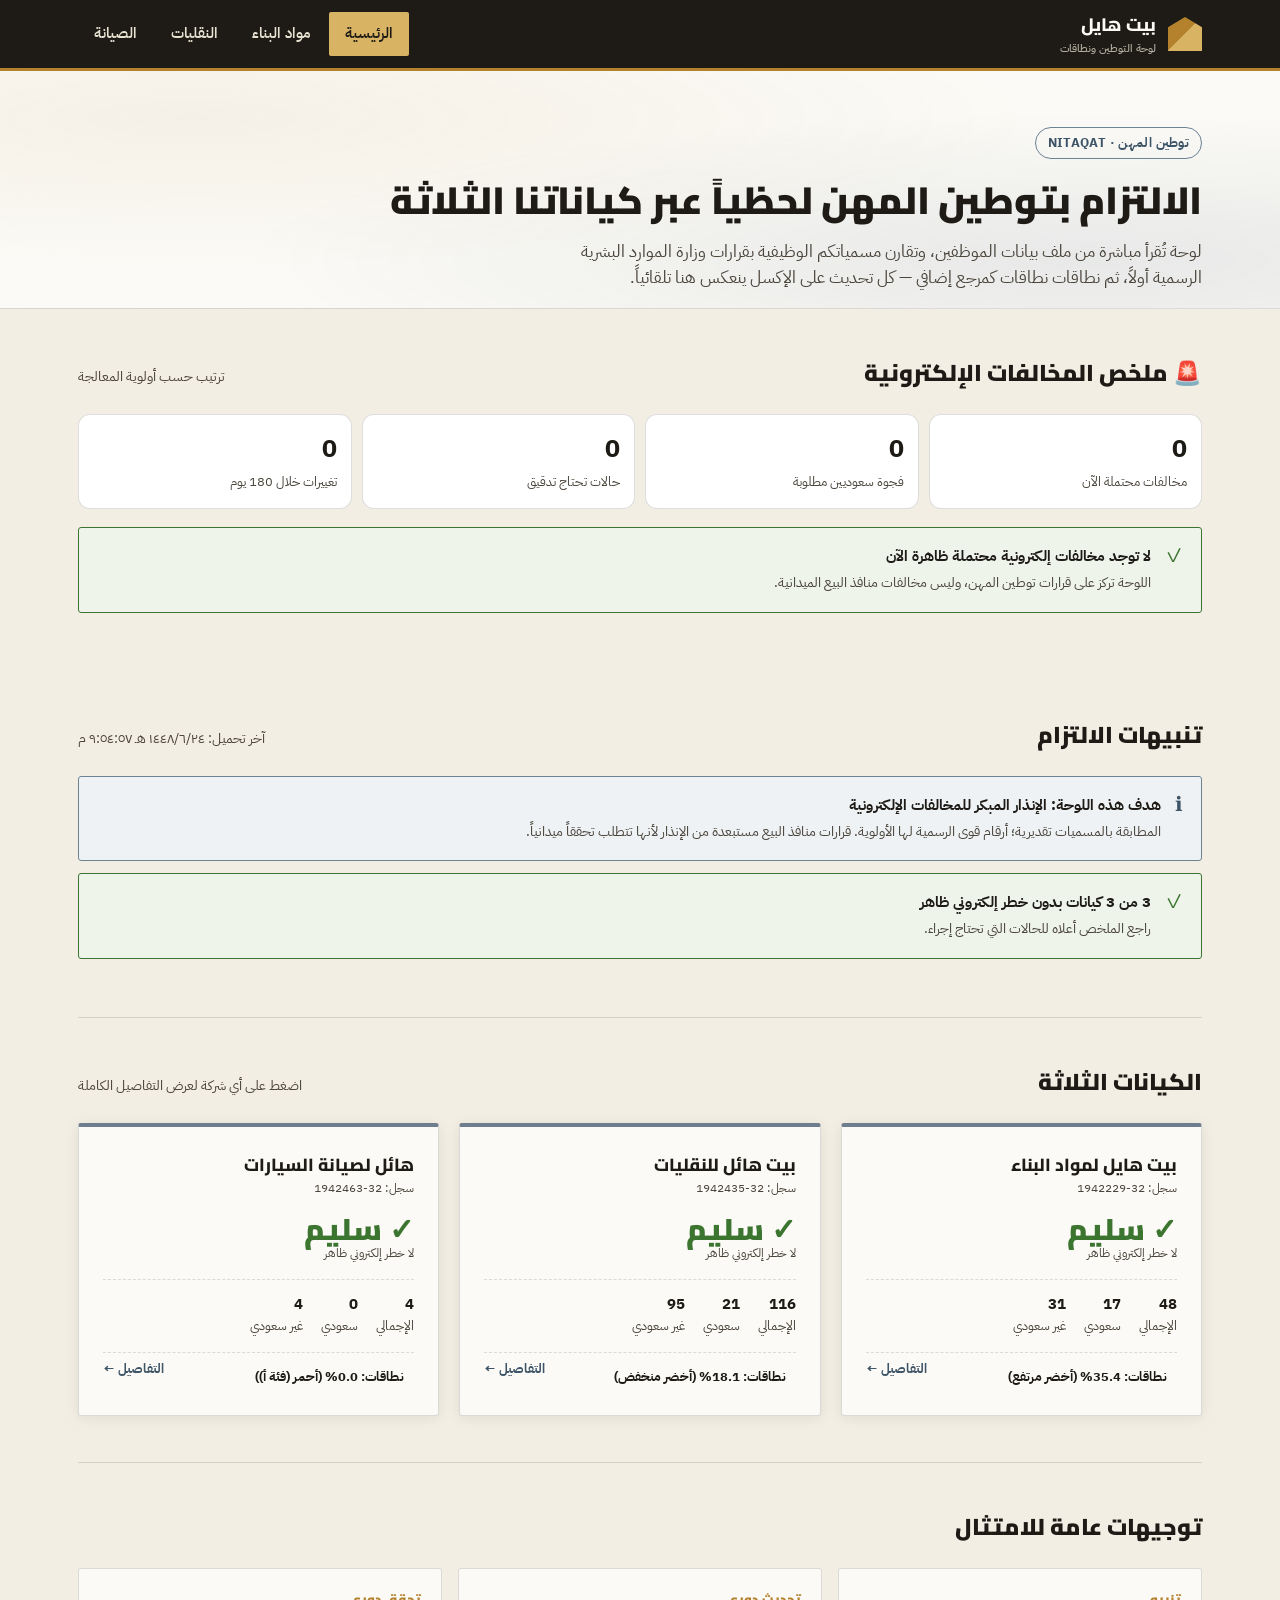
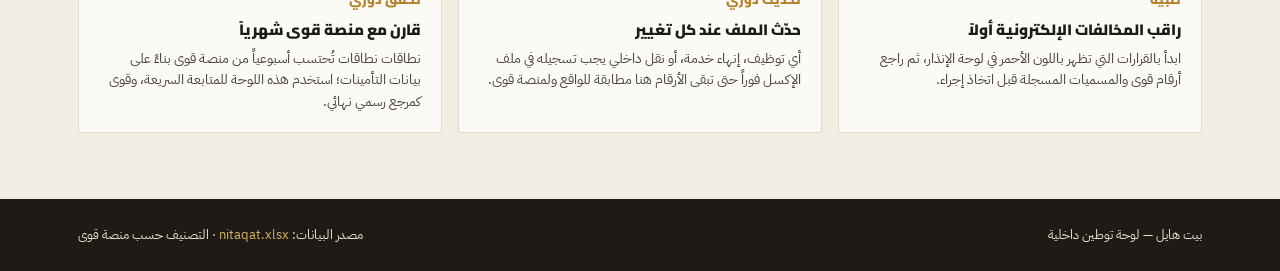
<file: index.html>
<!DOCTYPE html>
<html lang="ar" dir="rtl">
<head>
<meta charset="UTF-8">
<meta name="viewport" content="width=device-width, initial-scale=1.0">
<title>لوحة التوطين — بيت هايل</title>
<link rel="stylesheet" href="assets/style.css">
<script src="assets/vendor/xlsx.full.min.js"></script>
</head>
<body>

<header class="topbar">
  <div class="wrap">
    <a class="brand" href="index.html">
      <span class="brand-mark"></span>
      <span>بيت هايل<small>لوحة التوطين ونطاقات</small></span>
    </a>
    <button class="menu-btn" aria-label="القائمة">☰</button>
    <nav class="mainnav">
      <a href="index.html">الرئيسية</a>
      <a href="materials.html">مواد البناء</a>
      <a href="transport.html">النقليات</a>
      <a href="maintenance.html">الصيانة</a>
    </nav>
  </div>
</header>

<section class="hero" style="padding-bottom:0;">
  <div class="wrap">
    <span class="eyebrow">توطين المهن · Nitaqat</span>
    <h1>الالتزام بتوطين المهن لحظياً عبر كياناتنا الثلاثة</h1>
    <p class="lead">لوحة تُقرأ مباشرة من ملف بيانات الموظفين، وتقارن مسمياتكم الوظيفية بقرارات وزارة الموارد البشرية الرسمية أولاً، ثم نطاقات نطاقات كمرجع إضافي — كل تحديث على الإكسل ينعكس هنا تلقائياً.</p>
  </div>
</section>

<section id="risk-summary-section">
  <div class="wrap">
    <div class="section-head"><h2>🚨 ملخص المخالفات الإلكترونية</h2><span class="hint">ترتيب حسب أولوية المعالجة</span></div>
    <div id="risk-summary-kpis"></div>
    <div id="risk-summary-board" class="risk-board"></div>
    <div id="upcoming-board"></div>
  </div>
</section>

<section id="alerts-section">
  <div class="wrap">
    <div class="section-head">
      <h2>تنبيهات الالتزام</h2>
      <span class="hint" id="updated-hint"></span>
    </div>
    <div id="alerts-list">
      <div class="loading-note"><div class="spin"></div>جاري تحميل البيانات وتحليلها…</div>
    </div>
  </div>
</section>

<div class="wrap"><div class="divider"></div></div>

<section id="companies-section">
  <div class="wrap">
    <div class="section-head">
      <h2>الكيانات الثلاثة</h2>
      <span class="hint">اضغط على أي شركة لعرض التفاصيل الكاملة</span>
    </div>
    <div class="company-grid" id="company-grid"></div>
  </div>
</section>

<div class="wrap"><div class="divider"></div></div>

<section id="guidance-section">
  <div class="wrap">
    <div class="section-head">
      <h2>توجيهات عامة للامتثال</h2>
    </div>
    <div class="guide-grid">
      <div class="guide-card">
        <div class="n">تنبيه</div>
        <h4>راقب المخالفات الإلكترونية أولاً</h4>
        <p>ابدأ بالقرارات التي تظهر باللون الأحمر في لوحة الإنذار، ثم راجع أرقام قوى والمسميات المسجلة قبل اتخاذ إجراء.</p>
      </div>
      <div class="guide-card">
        <div class="n">تحديث دوري</div>
        <h4>حدّث الملف عند كل تغيير</h4>
        <p>أي توظيف، إنهاء خدمة، أو نقل داخلي يجب تسجيله في ملف الإكسل فوراً حتى تبقى الأرقام هنا مطابقة للواقع ولمنصة قوى.</p>
      </div>
      <div class="guide-card">
        <div class="n">تحقق دوري</div>
        <h4>قارن مع منصة قوى شهرياً</h4>
        <p>نطاقات نطاقات تُحتسب أسبوعياً من منصة قوى بناءً على بيانات التأمينات؛ استخدم هذه اللوحة للمتابعة السريعة، وقوى كمرجع رسمي نهائي.</p>
      </div>
    </div>
  </div>
</section>

<footer>
  <div class="wrap">
    <span>بيت هايل — لوحة توطين داخلية</span>
    <span>مصدر البيانات: <a href="data/nitaqat.xlsx">nitaqat.xlsx</a> · التصنيف حسب منصة قوى</span>
  </div>
</footer>

<script src="assets/app.js"></script>
<script>
async function boot(){
  try{
    const stats = await getAllStats();
    document.getElementById('updated-hint').textContent = 'آخر تحميل: ' + new Date().toLocaleString('ar-SA');
    renderRiskSummary(stats);
    renderAlerts(stats);
    renderCompanyGrid(stats);
  }catch(e){
    document.getElementById('alerts-list').innerHTML = `<div class="alert crit"><span class="ico">⚠</span><div class="body"><strong>تعذر تحميل البيانات</strong><span>${e.message}. تأكد من وجود data/nitaqat.xlsx.</span></div></div>`;
    console.error(e);
  }
}

function renderRiskSummary(stats){
  injectComplianceStyles();
  const companySummaries=Object.values(stats).map(s=>({s,summary:getCompanyRiskSummary(s)}));
  const critical=companySummaries.flatMap(x=>x.summary.critical.map(r=>({company:x.s,r})));
  const review=companySummaries.flatMap(x=>x.summary.review.map(r=>({company:x.s,r})));
  const upcoming=companySummaries.flatMap(x=>x.summary.upcoming.map(e=>({company:x.s,e}))).sort((a,b)=>a.e.days-b.e.days);
  const totalGap=critical.reduce((n,x)=>n+x.r.gap,0);
  document.getElementById('risk-summary-kpis').innerHTML=`<div class="risk-kpis"><div class="risk-kpi"><b>${critical.length}</b><small>مخالفات محتملة الآن</small></div><div class="risk-kpi"><b>${totalGap}</b><small>فجوة سعوديين مطلوبة</small></div><div class="risk-kpi"><b>${review.length}</b><small>حالات تحتاج تدقيق</small></div><div class="risk-kpi"><b>${upcoming.length}</b><small>تغييرات خلال 180 يوم</small></div></div>`;

  const board=document.getElementById('risk-summary-board');
  const items=[...critical.map(x=>({...x,key:'critical'})),...review.map(x=>({...x,key:'review'}))];
  board.innerHTML=items.length?items.map(x=>{
    const r=x.r,st=getDecisionStatus(r);
    return `<a href="${x.company.cfg.page}#electronic-risk-panel" class="risk-row ${st.key}" style="text-decoration:none;color:inherit"><div><b>${x.company.cfg.name}</b><div class="source-note">${r.decision.title}</div></div><div><span class="risk-badge ${st.key}">${st.icon} ${st.label}</span></div><div><b>${r.rule.pct}%</b><div class="source-note">${r.saudiMatched} سعودي من ${r.totalMatched}</div></div><div><b>${r.gap?('تحتاج '+r.gap+' سعودي'):'راجع الأرقام'}</b><div class="source-note">${r.isOfficial?'قوى':'تقدير تلقائي'}</div></div></a>`;
  }).join(''):`<div class="alert ok"><span class="ico">✓</span><div class="body"><strong>لا توجد مخالفات إلكترونية محتملة ظاهرة الآن</strong><span>اللوحة تركز على قرارات توطين المهن، وليس مخالفات منافذ البيع الميدانية.</span></div></div>`;

  document.getElementById('upcoming-board').innerHTML=upcoming.length?`<div style="margin-top:18px"><div class="section-head"><h3 style="font-size:16px">📅 العد التنازلي للتغييرات القادمة</h3></div>${upcoming.map(x=>`<div class="risk-row upcoming"><div><b>${x.company.cfg.name}</b><div class="source-note">${x.e.title} — ${x.e.detail}</div></div><div><span class="risk-badge upcoming">⏳ قادم</span></div><div><b class="countdown">${x.e.days===0?'اليوم':x.e.days+' يوم'}</b></div><div>${fmtDate(x.e.date)}</div></div>`).join('')}</div>`:'';
}

function renderAlerts(stats){
  const list=document.getElementById('alerts-list'); list.innerHTML='';
  const summaries=Object.values(stats).map(s=>({s,summary:getCompanyRiskSummary(s)}));
  const clean=summaries.filter(x=>x.summary.riskCount===0).length;
  list.innerHTML=`<div class="alert info"><span class="ico">ℹ</span><div class="body"><strong>هدف هذه اللوحة: الإنذار المبكر للمخالفات الإلكترونية</strong><span>المطابقة بالمسميات تقديرية؛ أرقام قوى الرسمية لها الأولوية. قرارات منافذ البيع مستبعدة من الإنذار لأنها تتطلب تحققاً ميدانياً.</span></div></div><div class="alert ${clean===summaries.length?'ok':'warn'}"><span class="ico">${clean===summaries.length?'✓':'◐'}</span><div class="body"><strong>${clean} من ${summaries.length} كيانات بدون خطر إلكتروني ظاهر</strong><span>راجع الملخص أعلاه للحالات التي تحتاج إجراء.</span></div></div>`;
}

function renderCompanyGrid(stats){
  const grid=document.getElementById('company-grid'); grid.innerHTML='';
  Object.values(stats).forEach(s=>{
    const sm=getCompanyRiskSummary(s);
    const card=document.createElement('a'); card.className='co-card'; card.href=s.cfg.page;
    card.innerHTML=`<div><div class="co-name">${s.cfg.name}</div><div class="co-id">سجل: ${s.cfg.id}</div></div><div>${sm.riskCount?`<div class="co-pct num" style="color:var(--band-red);font-size:30px;">${sm.riskCount} تنبيه</div><div style="font-size:12px;color:var(--ink-soft)">فجوة حالية ${sm.totalGap} سعودي</div>`:`<div class="co-pct num" style="color:var(--band-high);font-size:30px;">✓ سليم</div><div style="font-size:12px;color:var(--ink-soft)">لا خطر إلكتروني ظاهر</div>`}</div><div class="co-counts"><div><b class="num">${s.total}</b>الإجمالي</div><div><b class="num">${s.saudiCount}</b>سعودي</div><div><b class="num">${s.nonSaudiCount}</b>غير سعودي</div></div><div style="display:flex;justify-content:space-between;border-top:1px dashed var(--line);padding-top:10px"><span class="co-band-label">نطاقات: ${s.pct.toFixed(1)}% (${s.band.name})</span><span class="cta">التفاصيل ←</span></div>`;
    grid.appendChild(card);
  });
}

boot();
</script>
</body>
</html>
</file>
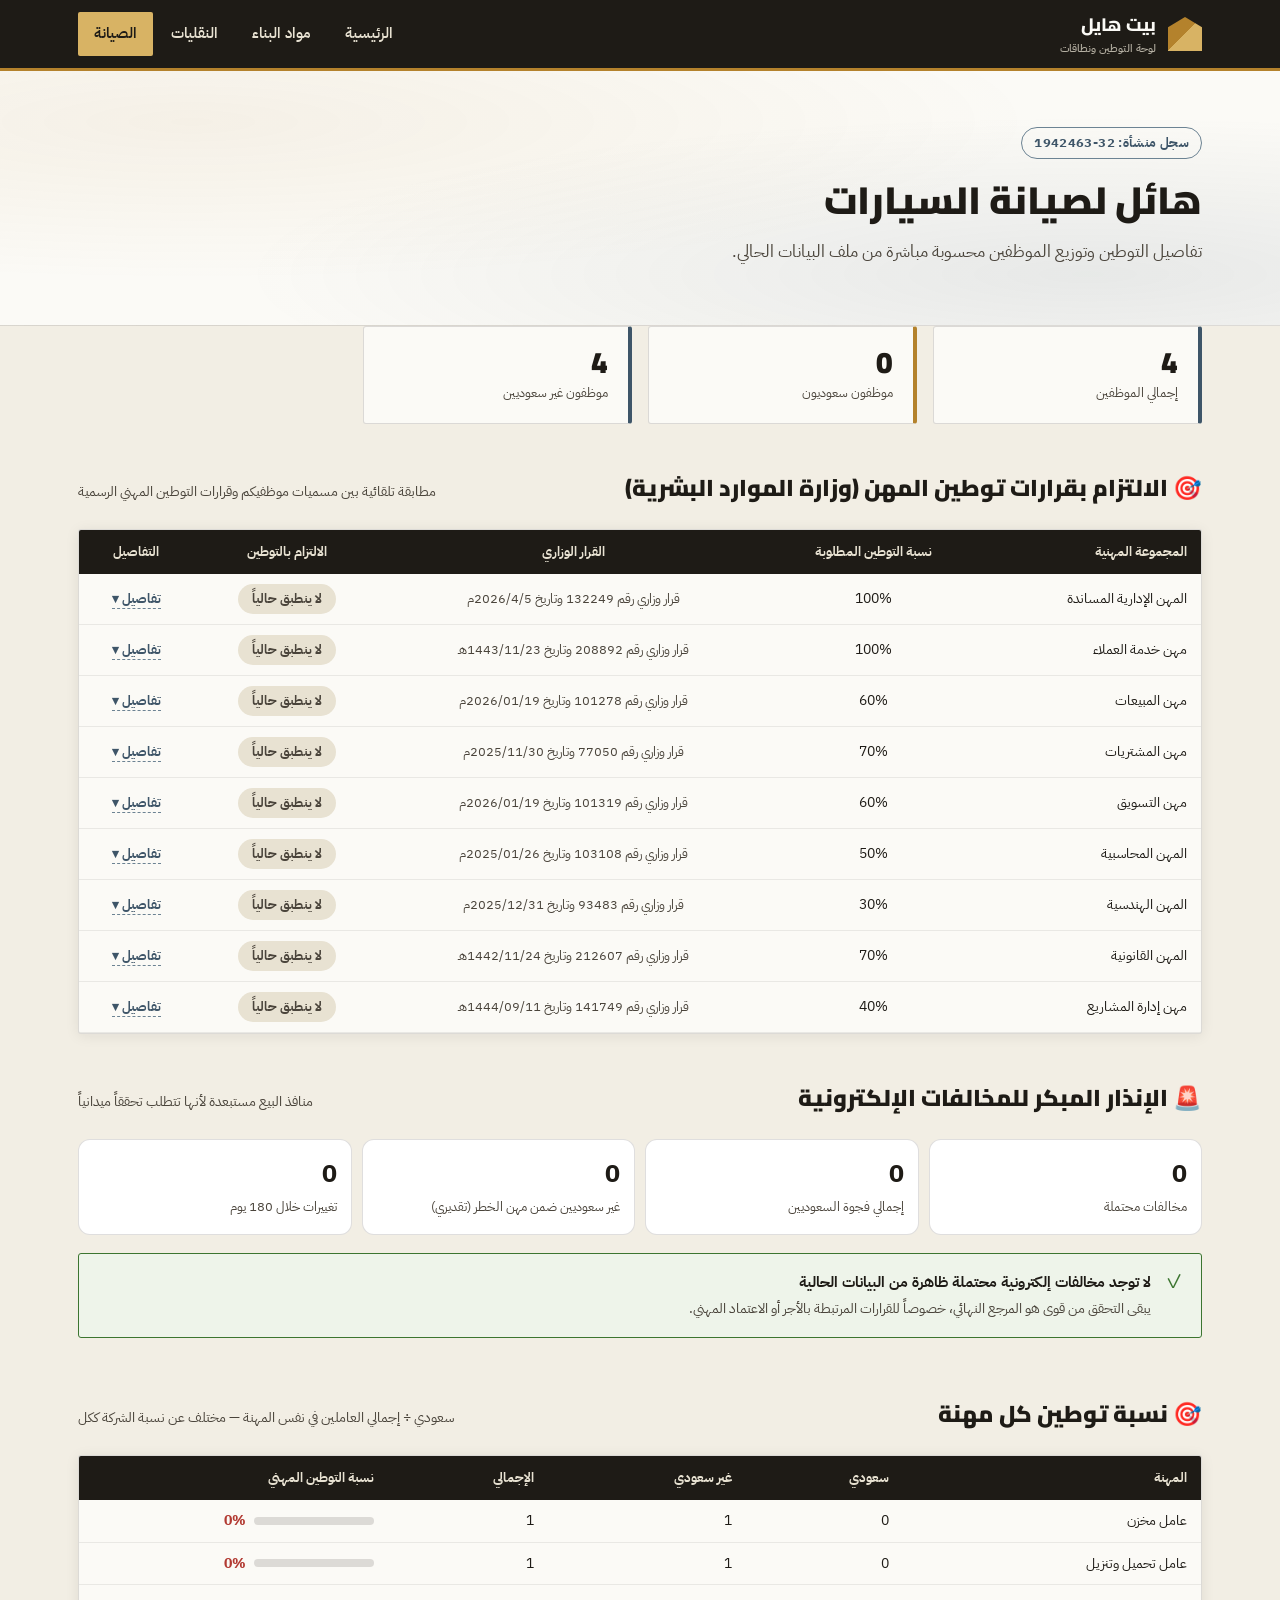
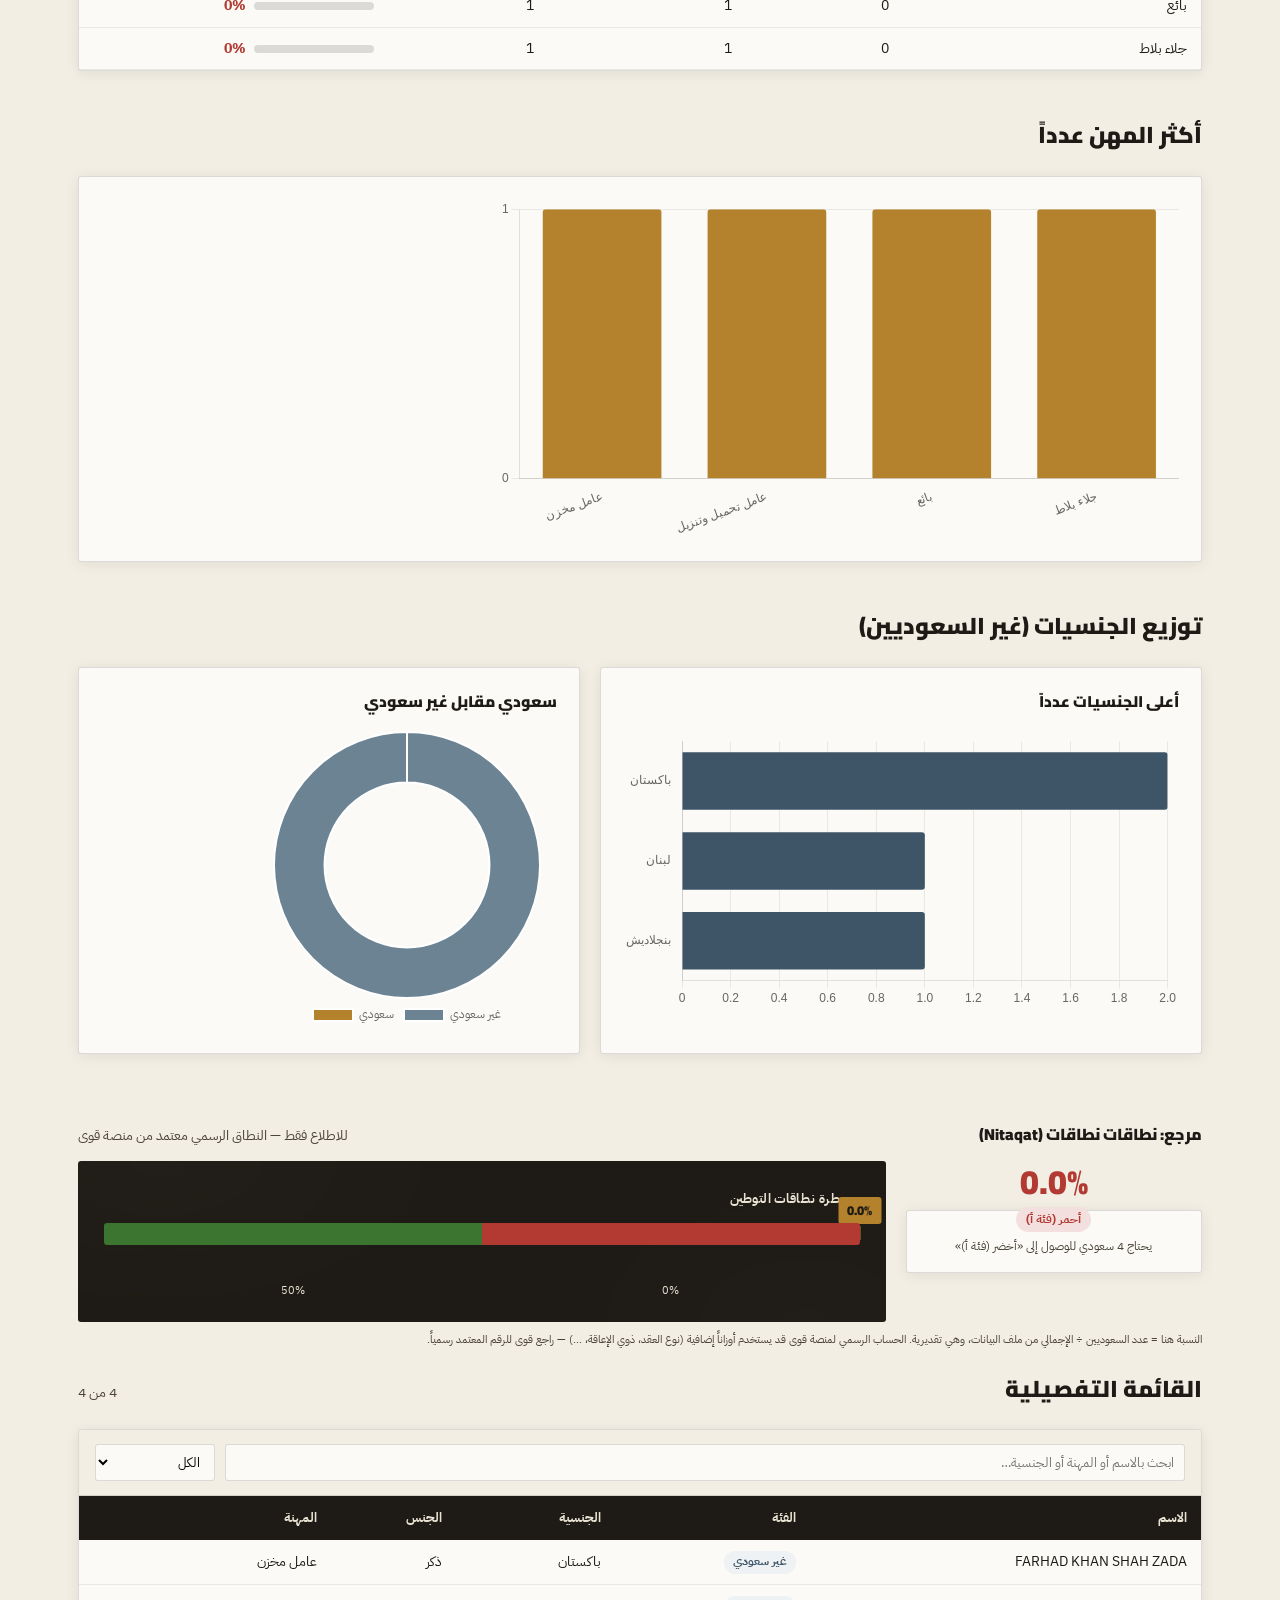
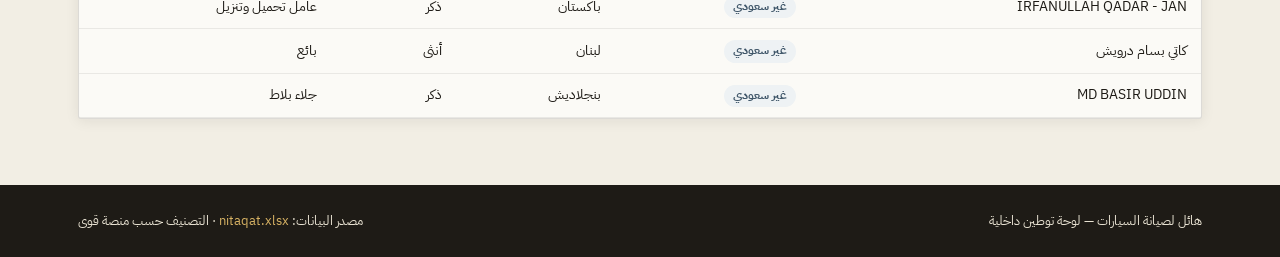
<file: maintenance.html>
<!DOCTYPE html>
<html lang="ar" dir="rtl">
<head>
<meta charset="UTF-8">
<meta name="viewport" content="width=device-width, initial-scale=1.0">
<title>هائل لصيانة السيارات — لوحة التوطين</title>
<link rel="stylesheet" href="assets/style.css">
<script src="assets/vendor/xlsx.full.min.js"></script>
<script src="assets/vendor/chart.umd.js"></script>
</head>
<body>

<header class="topbar">
  <div class="wrap">
    <a class="brand" href="index.html">
      <span class="brand-mark"></span>
      <span>بيت هايل<small>لوحة التوطين ونطاقات</small></span>
    </a>
    <button class="menu-btn" aria-label="القائمة">☰</button>
    <nav class="mainnav">
      <a href="index.html">الرئيسية</a>
      <a href="materials.html">مواد البناء</a>
      <a href="transport.html">النقليات</a>
      <a href="maintenance.html">الصيانة</a>
    </nav>
  </div>
</header>

<section class="hero">
  <div class="wrap">
    <span class="eyebrow">سجل منشأة: 32-1942463</span>
    <h1>هائل لصيانة السيارات</h1>
    <p class="lead">تفاصيل التوطين وتوزيع الموظفين محسوبة مباشرة من ملف البيانات الحالي.</p>
  </div>
</section>

<section id="loading" class="wrap">
  <div class="loading-note"><div class="spin"></div>جاري تحميل بيانات هائل لصيانة السيارات…</div>
</section>

<div id="content" style="display:none">

<section style="padding-top:0">
  <div class="wrap">
    <div class="stat-grid">
      <div class="stat-box"><div class="v num" id="stat-total"></div><div class="l">إجمالي الموظفين</div></div>
      <div class="stat-box gold"><div class="v num" id="stat-saudi"></div><div class="l">موظفون سعوديون</div></div>
      <div class="stat-box"><div class="v num" id="stat-nonsaudi"></div><div class="l">موظفون غير سعوديين</div></div>
      </div>
  </div>
</section>

<section style="padding-top:0" id="decisions-section">
  <div class="wrap">
    <div class="section-head">
      <h2>🎯 الالتزام بقرارات توطين المهن (وزارة الموارد البشرية)</h2>
      <span class="hint">مطابقة تلقائية بين مسميات موظفيكم وقرارات التوطين المهني الرسمية</span>
    </div>
    <div class="table-card">
      <div class="table-scroll" style="max-height:none;">
        <table class="decisions-table">
          <thead>
            <tr>
              <th>المجموعة المهنية</th>
              <th>نسبة التوطين المطلوبة</th>
              <th>القرار الوزاري</th>
              <th>الالتزام بالتوطين</th>
              <th>التفاصيل</th>
            </tr>
          </thead>
          <tbody id="decisions-table-body"></tbody>
        </table>
      </div>
    </div>
  </div>
</section>

<section style="padding-top:0">
  <div class="wrap">
    <div class="section-head">
      <h2>🎯 نسبة توطين كل مهنة</h2>
      <span class="hint">سعودي ÷ إجمالي العاملين في نفس المهنة — مختلف عن نسبة الشركة ككل</span>
    </div>
    <div class="table-card">
      <div class="table-scroll" style="max-height:520px;">
        <table>
          <thead>
            <tr><th>المهنة</th><th>سعودي</th><th>غير سعودي</th><th>الإجمالي</th><th>نسبة التوطين المهني</th></tr>
          </thead>
          <tbody id="job-loc-body"></tbody>
        </table>
      </div>
    </div>
  </div>
</section>

<section style="padding-top:0">
  <div class="wrap">
    <div class="section-head"><h2>أكثر المهن عدداً</h2></div>
    <div class="chart-card">
      <div class="canvas-wrap" style="height:340px;"><canvas id="chart-jobs"></canvas></div>
    </div>
  </div>
</section>

<section style="padding-top:0">
  <div class="wrap">
    <div class="section-head"><h2>توزيع الجنسيات (غير السعوديين)</h2></div>
    <div class="chart-grid">
      <div class="chart-card">
        <h3>أعلى الجنسيات عدداً</h3>
        <div class="canvas-wrap"><canvas id="chart-nat"></canvas></div>
      </div>
      <div class="chart-card">
        <h3>سعودي مقابل غير سعودي</h3>
        <div class="canvas-wrap"><canvas id="chart-split"></canvas></div>
      </div>
    </div>
  </div>
</section>

<section style="padding-top:22px;padding-bottom:22px;">
  <div class="wrap">
    <div class="section-head" style="margin-bottom:14px;">
      <h2 style="font-size:16px;">مرجع: نطاقات نطاقات (Nitaqat)</h2>
      <span class="hint">للاطلاع فقط — النطاق الرسمي معتمد من منصة قوى</span>
    </div>
    <div class="chart-grid" style="grid-template-columns:.55fr 1.5fr; align-items:center;">
      <div class="gauge-card" style="padding:16px;">
        <div id="gauge-svg" style="transform:scale(.72); margin:-24px 0;"></div>
        <div class="gauge-pct num" id="gauge-pct-label" style="font-size:34px;margin-top:-40px;"></div>
        <div class="gauge-band" id="gauge-band-label" style="font-size:12px;padding:3px 10px;"></div>
        <div class="gauge-sub" id="gauge-sub" style="font-size:11.5px;"></div>
      </div>
      <div id="ruler-container"></div>
    </div>
    <div style="font-size:11px;color:var(--ink-soft);margin-top:10px;line-height:1.5;">النسبة هنا = عدد السعوديين ÷ الإجمالي من ملف البيانات، وهي تقديرية. الحساب الرسمي لمنصة قوى قد يستخدم أوزاناً إضافية (نوع العقد، ذوي الإعاقة، ...) — راجع قوى للرقم المعتمد رسمياً.</div>
  </div>
</section>

<section style="padding-top:0">
  <div class="wrap">
    <div class="section-head"><h2>القائمة التفصيلية</h2><span class="hint" id="table-count"></span></div>
    <div class="table-card">
      <div class="table-controls">
        <input type="text" id="search-box" placeholder="ابحث بالاسم أو المهنة أو الجنسية…">
        <select id="filter-group">
          <option value="all">الكل</option>
          <option value="سعودي">سعودي فقط</option>
          <option value="غير سعودي">غير سعودي فقط</option>
        </select>
      </div>
      <div class="table-scroll">
        <table>
          <thead>
            <tr><th>الاسم</th><th>الفئة</th><th>الجنسية</th><th>الجنس</th><th>المهنة</th></tr>
          </thead>
          <tbody id="table-body"></tbody>
        </table>
      </div>
    </div>
  </div>
</section>

</div>

<footer>
  <div class="wrap">
    <span>هائل لصيانة السيارات — لوحة توطين داخلية</span>
    <span>مصدر البيانات: <a href="data/nitaqat.xlsx">nitaqat.xlsx</a> · التصنيف حسب منصة قوى</span>
  </div>
</footer>

<script src="assets/app.js"></script>
<script>
const COMPANY_KEY = 'maintenance';
let STATS = null;

function safeRun(fn, label){
  try{
    fn();
  }catch(e){
    console.error('فشل عرض: ' + label, e);
  }
}

async function boot(){
  try{
    STATS = await getCompanyStats(COMPANY_KEY);
    document.getElementById('loading').style.display='none';
    document.getElementById('content').style.display='block';
    safeRun(renderGaugeSection, 'العداد');
    safeRun(renderRulerSection, 'مسطرة النطاقات');
    safeRun(renderStats, 'الإحصائيات');
    safeRun(renderCharts, 'الرسوم البيانية');
    safeRun(renderJobLocalization, 'توطين المهن');
    safeRun(renderDecisions, 'قرارات التوطين');
    safeRun(() => renderElectronicRiskPanel(STATS), 'الإنذار المبكر');
    safeRun(() => renderTable(STATS.all), 'القائمة التفصيلية');

    document.getElementById('search-box').addEventListener('input', applyFilters);
    document.getElementById('filter-group').addEventListener('change', applyFilters);
  }catch(e){
    document.getElementById('loading').innerHTML =
      `<div class="alert crit"><span class="ico">⚠</span><div class="body"><strong>تعذر تحميل البيانات</strong><span>${e.message}</span></div></div>`;
    console.error(e);
  }
}

function renderGaugeSection(){
  const svg = document.getElementById('gauge-svg');
  renderGauge(svg, STATS.pct, STATS.band, STATS.cfg.scaleCap);
  document.getElementById('gauge-pct-label').textContent = STATS.pct.toFixed(1) + '%';
  document.getElementById('gauge-pct-label').style.color = cssColor(STATS.band.color);
  const bandLabel = document.getElementById('gauge-band-label');
  bandLabel.textContent = STATS.band.name;
  bandLabel.style.background = `color-mix(in srgb, ${cssColor(STATS.band.color)} 16%, white)`;
  bandLabel.style.color = cssColor(STATS.band.color);
  document.getElementById('gauge-sub').textContent = STATS.nextBand
    ? `يحتاج ${STATS.neededForNext} سعودي للوصول إلى «${STATS.nextBand.name}»`
    : 'أعلى نطاق ممكن';
}

function renderRulerSection(){
  renderRuler(document.getElementById('ruler-container'), STATS.cfg.bands, STATS.pct, STATS.cfg.scaleCap);
}

function renderStats(){
  document.getElementById('stat-total').textContent = STATS.total;
  document.getElementById('stat-saudi').textContent = STATS.saudiCount;
  document.getElementById('stat-nonsaudi').textContent = STATS.nonSaudiCount;
}

function renderCharts(){
  if(typeof Chart === 'undefined'){
    ['chart-nat','chart-split','chart-jobs'].forEach(id=>{
      const el = document.getElementById(id);
      if(el && el.parentElement){
        el.parentElement.innerHTML = '<div style="padding:30px;text-align:center;color:var(--ink-soft);font-size:13px;">تعذر تحميل مكتبة الرسوم البيانية محلياً. تأكد من رفع مجلد assets/vendor كاملاً (بما فيه chart.umd.js) للمستودع. باقي بيانات الصفحة (الجداول والنسب) تعمل بشكل طبيعي.</div>';
      }
    });
    return;
  }
  const natEntries = topEntries(STATS.natCounts, 8);
  new Chart(document.getElementById('chart-nat'), {
    type: 'bar',
    data: {
      labels: natEntries.map(e=>e[0]),
      datasets: [{ data: natEntries.map(e=>e[1]), backgroundColor: cssColor('var(--steel)'), borderRadius: 3 }]
    },
    options: {
      indexAxis: 'y',
      plugins: { legend: { display:false } },
      scales: { x: { grid:{color: cssColor('var(--line-soft)')} }, y: { grid:{display:false} } }
    }
  });

  new Chart(document.getElementById('chart-split'), {
    type: 'doughnut',
    data: {
      labels: ['سعودي', 'غير سعودي'],
      datasets: [{ data: [STATS.saudiCount, STATS.nonSaudiCount], backgroundColor: [cssColor('var(--vein)'), cssColor('var(--steel-dim)')] }]
    },
    options: { plugins: { legend: { position:'bottom', labels:{ font:{family:"'IBM Plex Sans Arabic'"} } } }, cutout:'62%' }
  });

  const jobEntries = topEntries(STATS.jobCounts, 10);
  new Chart(document.getElementById('chart-jobs'), {
    type: 'bar',
    data: {
      labels: jobEntries.map(e=>e[0]),
      datasets: [{ data: jobEntries.map(e=>e[1]), backgroundColor: cssColor('var(--vein)'), borderRadius: 3 }]
    },
    options: {
      plugins: { legend:{display:false} },
      scales: { y:{ grid:{color: cssColor('var(--line-soft)')}, beginAtZero:true, ticks:{stepSize:1} }, x:{ grid:{display:false}, ticks:{ autoSkip:false, maxRotation:40, minRotation:20 } } }
    }
  });
}

function renderDecisions(){
  // تم استبعاد قرارات منافذ البيع من لوحة المخالفات الإلكترونية لأنها تتطلب تحققاً ميدانياً.
  const tbody = document.getElementById('decisions-table-body');
  tbody.innerHTML = PROFESSION_DECISIONS.map((d, i) => {
    const r = getDecisionDisplay(STATS, d, WORKBOOK);
    let pillHtml;
    const st = getDecisionStatus(r);
    if(st.key==='critical') pillHtml = `<span class="pill gap">🔴 تحتاج ${r.gap} سعودي</span>`;
    else if(st.key==='review') pillHtml = `<span class="pill gap">⚠ تدقيق أرقام قوى</span>`;
    else if(st.key==='ok') pillHtml = `<span class="pill compliant">✓ ملتزمة بالتوطين</span>`;
    else if(st.key==='upcoming') pillHtml = `<span class="pill na">⏳ التزام قادم</span>`;
    else pillHtml = `<span class="pill na">لا ينطبق حالياً</span>`;
    const sourceTag = r.isOfficial
      ? `<span style="display:inline-block;margin-inline-start:6px;font-size:10.5px;font-weight:700;color:var(--band-high);background:#E7F1E1;padding:2px 8px;border-radius:10px;">رقم معتمد من قوى</span>`
      : `<span style="display:inline-block;margin-inline-start:6px;font-size:10.5px;font-weight:700;color:var(--vein);background:#FBF3E3;padding:2px 8px;border-radius:10px;">تقدير تلقائي</span>`;

    const remaining = r.applicable ? Math.max(0, r.requiredCount - r.saudiMatched) : 0;

    const detailBox = `
      <div class="detail-meta">
        <div><b>المنشأة:</b> ${STATS.cfg.name} (${STATS.cfg.id})</div>
        <div><b>المجموعة المهنية:</b> ${d.title} — <b>القرار:</b> ${d.decree}</div>
        <div><b>سريان الإلزام:</b> ${d.effective}${d.note ? ' — ' + d.note : ''}</div><div><b>النسبة المطبقة اليوم:</b> ${r.rule.pct}%</div>
        <div style="margin-top:6px;">${sourceTag}</div>
        ${r.futureMatchedCount ? `<div style="margin-top:6px;color:var(--steel);"><b>التزام قادم:</b> ${r.futureMatchedCount} موظف في مهن لم يبدأ تطبيقها بعد (${r.futureJobsFound.join('، ')}).</div>` : ''}
        ${r.isOfficial
          ? `<div style="margin-top:6px;">${r.officialNote ? '<b>ملاحظة:</b> ' + r.officialNote : 'هذا الرقم مُدخل يدوياً من صفحة توطين المهن في قوى، وهو المرجع المعتمد.'}</div>`
          : `<div style="margin-top:6px;"><b>المهن المطابقة تلقائياً في ملفكم (تقديرية):</b> ${r.jobsFound.length ? r.jobsFound.join('، ') : 'لا توجد مهن مطابقة حالياً'}. قد تختلف عن رمز المهنة الرسمي المسجل بالتأمينات — للدقة أدخل الرقم الرسمي في ورقة "ارقام_قوى_الرسمية" بملف الإكسل.</div>`
        }
      </div>
      <div class="detail-mini-grid">
        <div class="detail-mini"><div class="v num">${r.totalMatched}</div><div class="l">إجمالي العاملين بالمهنة</div></div>
        <div class="detail-mini"><div class="v num">${r.saudiMatched}</div><div class="l">سعوديون حالياً</div></div>
        <div class="detail-mini"><div class="v num">${r.nonSaudiMatched}</div><div class="l">غير سعوديين</div></div>
        <div class="detail-mini"><div class="v num">${r.requiredCount}</div><div class="l">عدد السعوديين المطلوب</div></div>
        <div class="detail-mini"><div class="v num">${r.saudiMatched}</div><div class="l">عدد السعوديين الفعلي</div></div>
        <div class="detail-mini"><div class="v num" style="color:${remaining>0?'var(--band-red)':'var(--band-high)'}">${remaining}</div><div class="l">عدد السعوديين المتبقي</div></div>
      </div>`;

    return `
      <tr>
        <td>${d.title}</td>
        <td class="num">${r.rule.pct}%</td>
        <td style="color:var(--ink-soft);font-size:12.5px;">${d.decree}</td>
        <td>${pillHtml}</td>
        <td><span class="detail-link" onclick="toggleDecisionDetail(${i})">تفاصيل ▾</span></td>
      </tr>
      <tr class="decision-detail-row" id="decision-detail-row-${i}" style="display:none;">
        <td colspan="5">
          <div class="decision-detail-box open" id="decision-detail-${i}">${detailBox}</div>
        </td>
      </tr>`;
  }).join('');
}

function toggleDecisionDetail(i){
  const row = document.getElementById('decision-detail-row-' + i);
  if(!row) return;
  row.style.display = row.style.display === 'none' ? 'table-row' : 'none';
}

function renderJobLocalization(){
  const tbody = document.getElementById('job-loc-body');
  tbody.innerHTML = STATS.jobLocalization.map(j => {
    let color = 'var(--band-red)';
    if(j.pct >= 50) color = 'var(--band-high)';
    else if(j.pct >= 25) color = 'var(--vein)';
    return `
      <tr>
        <td>${j.job}</td>
        <td class="num">${j.saudi}</td>
        <td class="num">${j.nonSaudi}</td>
        <td class="num">${j.total}</td>
        <td>
          <div style="display:flex;align-items:center;gap:8px;">
            <div style="flex:1;max-width:120px;height:8px;background:var(--line);border-radius:4px;overflow:hidden;">
              <div style="width:${j.pct}%;height:100%;background:${color};"></div>
            </div>
            <span class="num" style="font-weight:700;color:${color};min-width:44px;">${j.pct.toFixed(0)}%</span>
          </div>
        </td>
      </tr>`;
  }).join('');
}

function renderTable(rows){
  const tbody = document.getElementById('table-body');
  tbody.innerHTML = rows.map(p => `
    <tr>
      <td>${p.name || '—'}</td>
      <td><span class="tag ${p.group==='سعودي'?'saudi':'nonsaudi'}">${p.group}</span></td>
      <td>${p.nationality || '—'}</td>
      <td>${p.gender || '—'}</td>
      <td>${p.job || '—'}</td>
    </tr>
  `).join('');
  document.getElementById('table-count').textContent = `${rows.length} من ${STATS.all.length}`;
}

function applyFilters(){
  const q = document.getElementById('search-box').value.trim();
  const grp = document.getElementById('filter-group').value;
  let rows = STATS.all;
  if(grp !== 'all') rows = rows.filter(r => r.group === grp);
  if(q) rows = rows.filter(r => (r.name+r.job+r.nationality).includes(q));
  renderTable(rows);
}

boot();
</script>
</body>
</html>
</file>
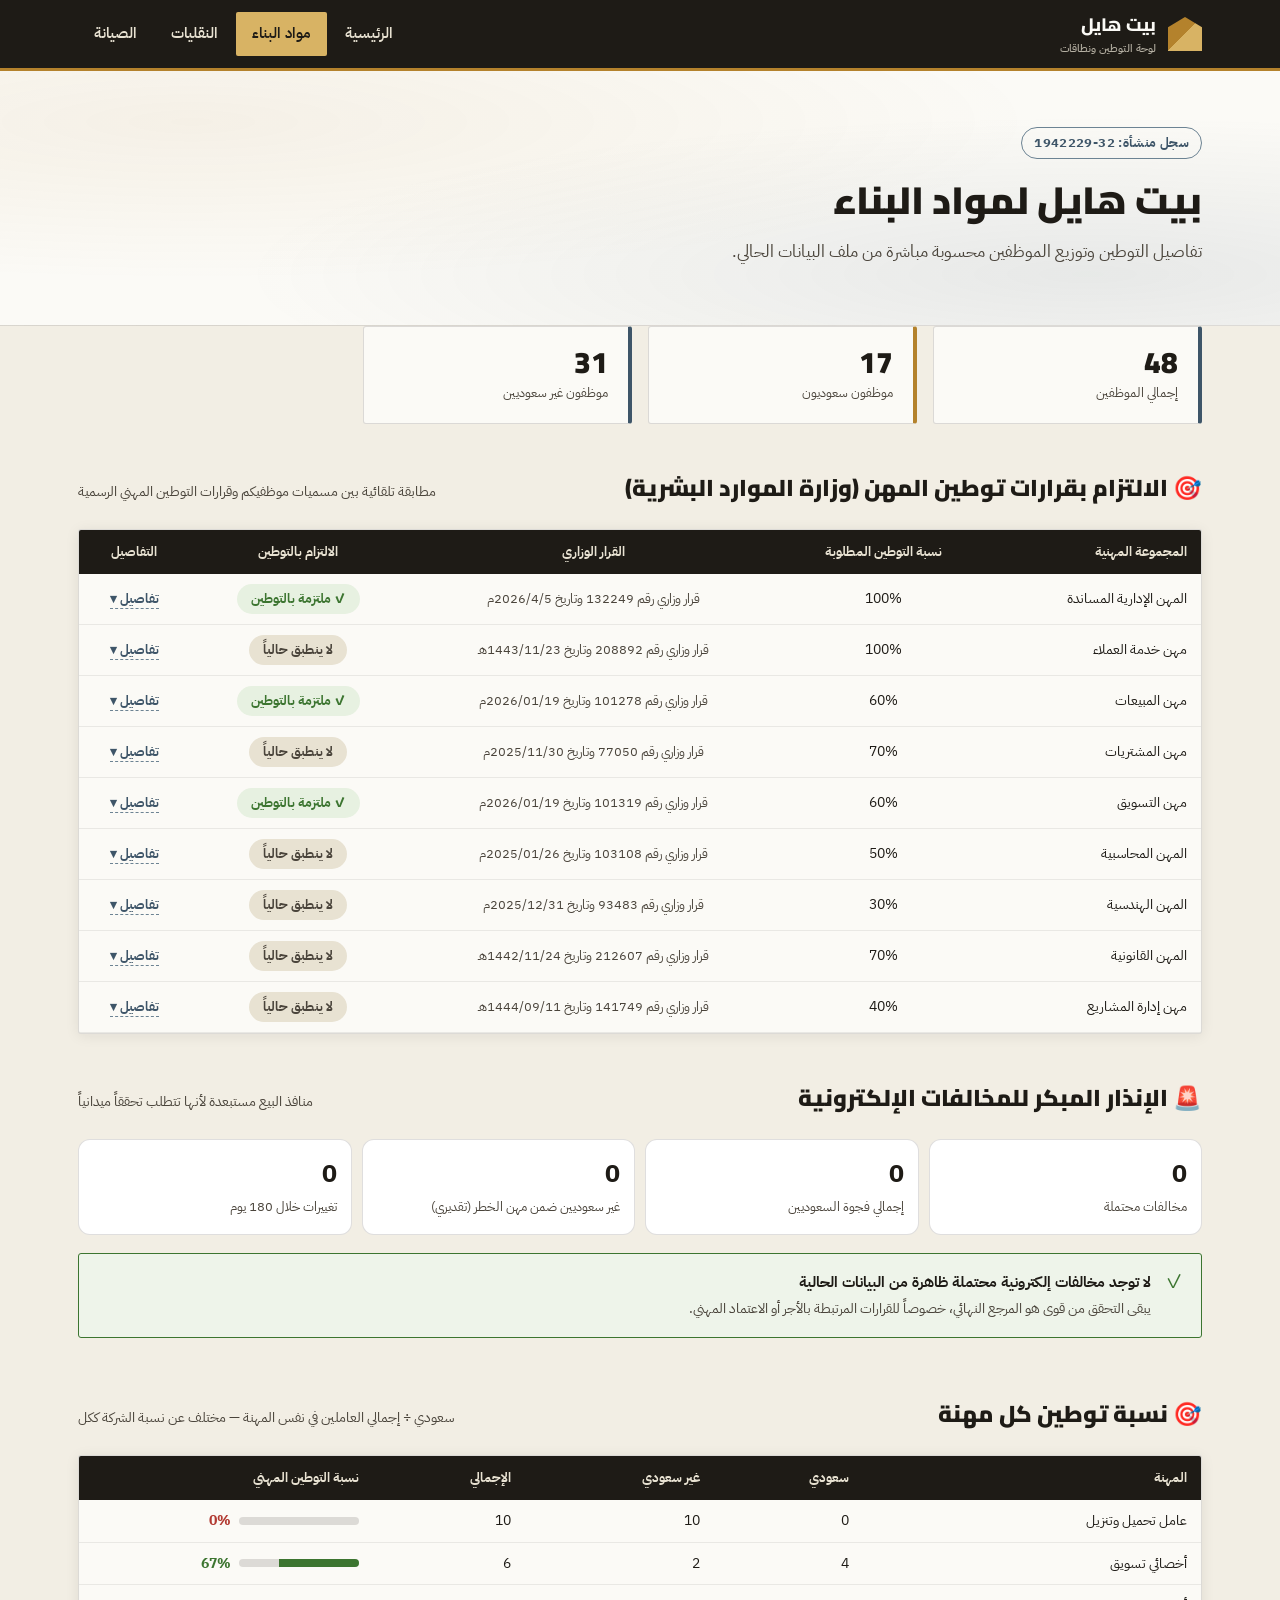
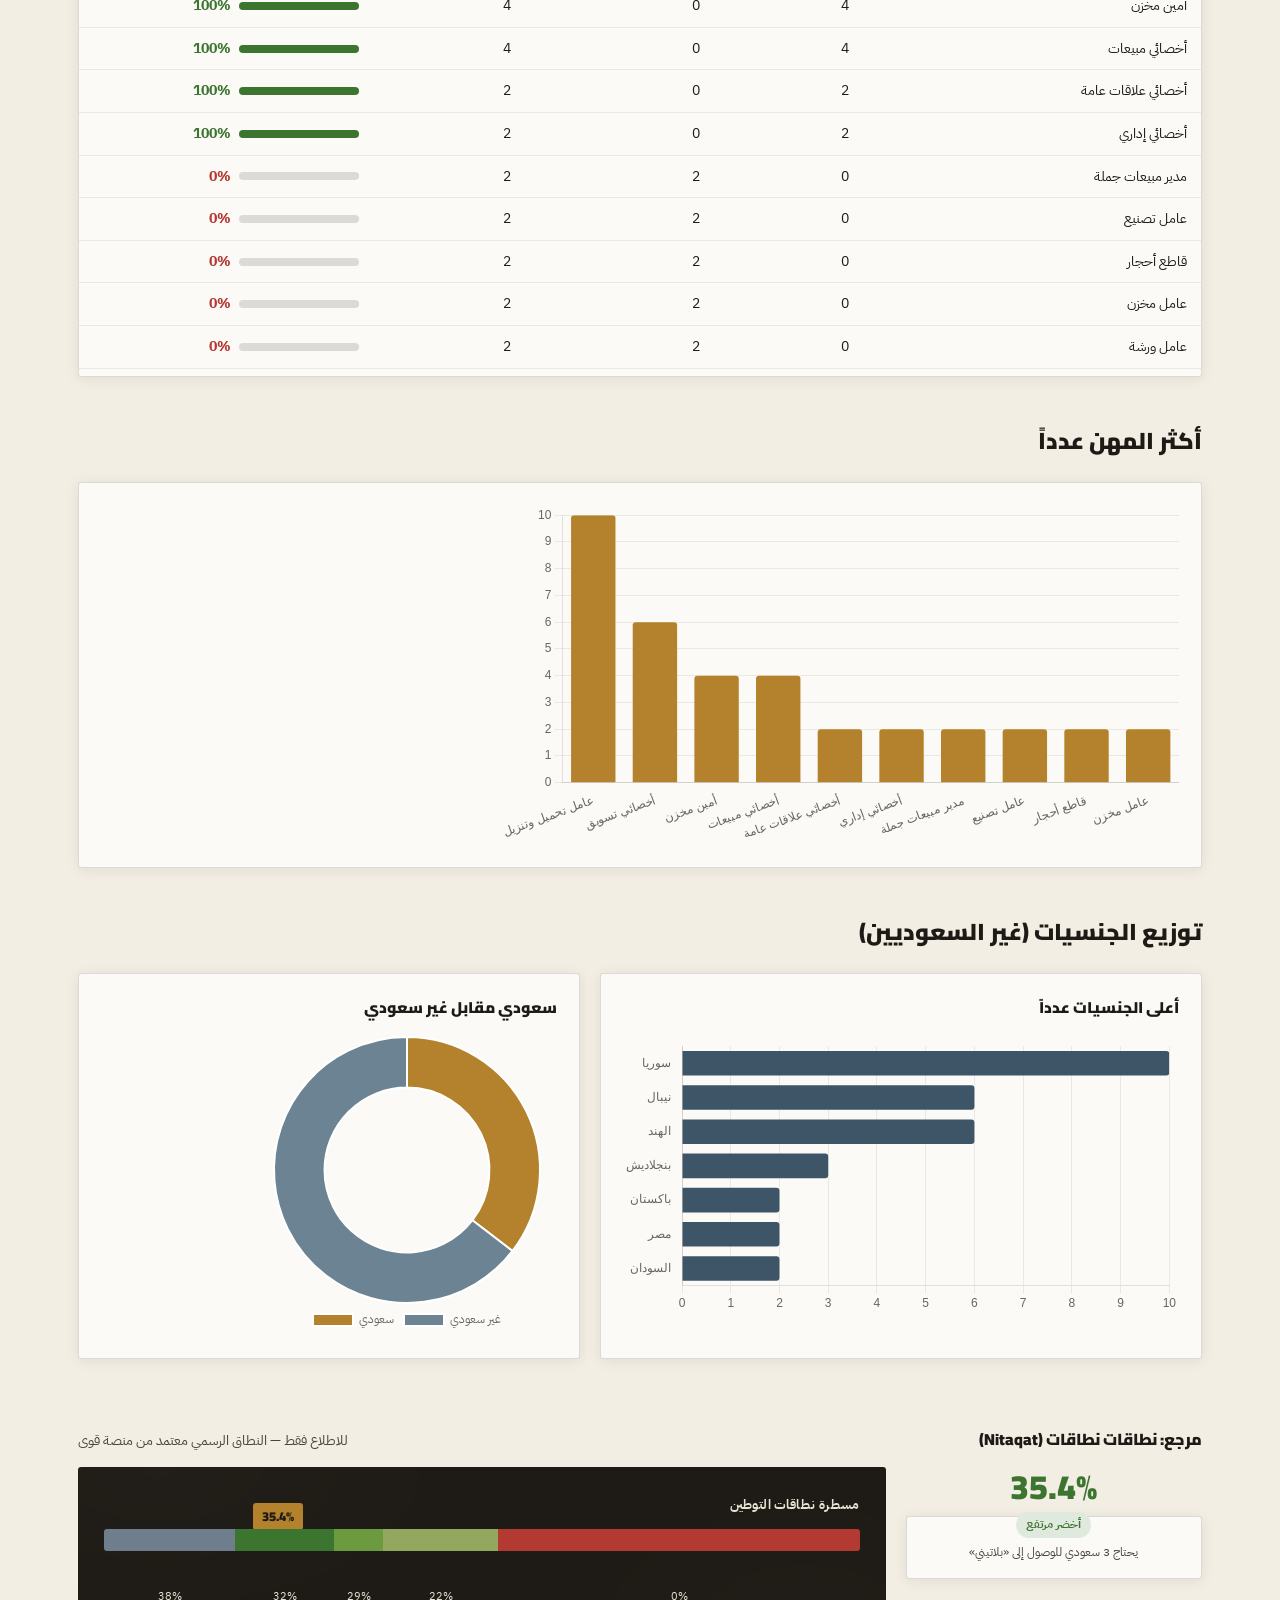
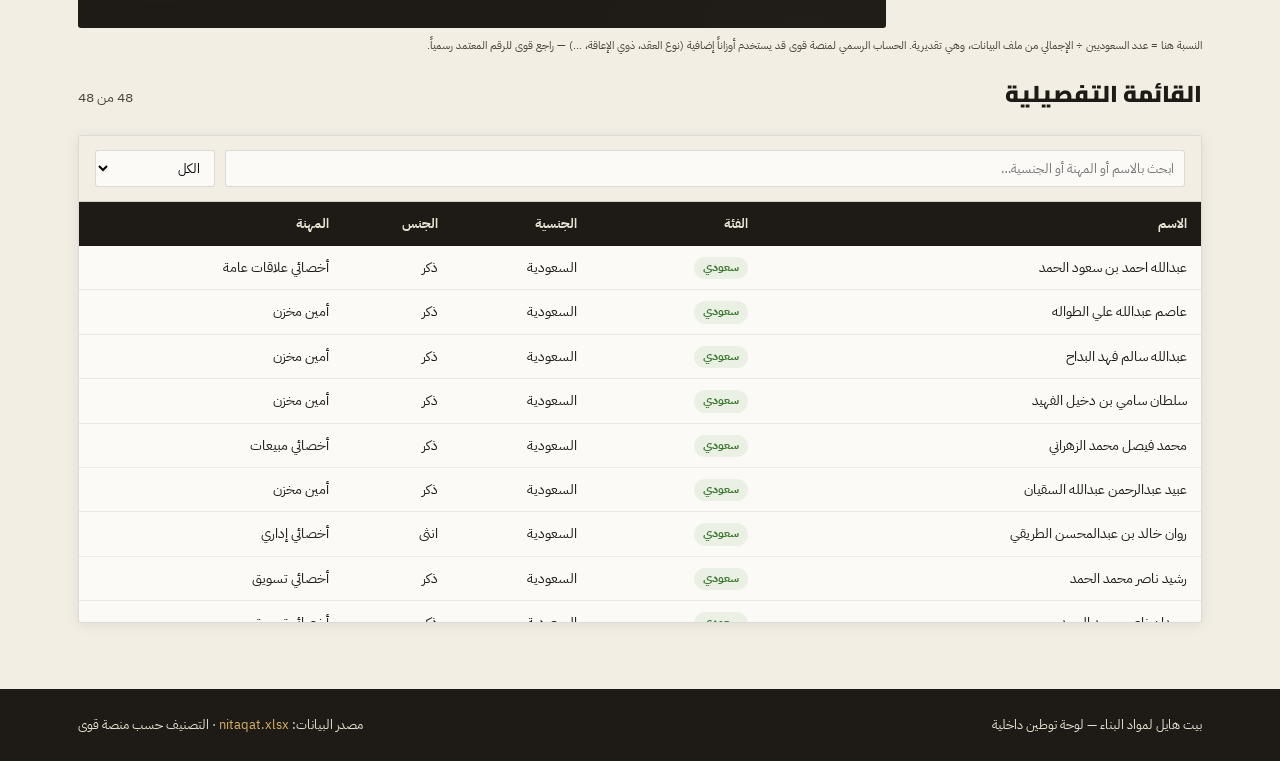
<file: materials.html>
<!DOCTYPE html>
<html lang="ar" dir="rtl">
<head>
<meta charset="UTF-8">
<meta name="viewport" content="width=device-width, initial-scale=1.0">
<title>بيت هايل لمواد البناء — لوحة التوطين</title>
<link rel="stylesheet" href="assets/style.css">
<script src="assets/vendor/xlsx.full.min.js"></script>
<script src="assets/vendor/chart.umd.js"></script>
</head>
<body>

<header class="topbar">
  <div class="wrap">
    <a class="brand" href="index.html">
      <span class="brand-mark"></span>
      <span>بيت هايل<small>لوحة التوطين ونطاقات</small></span>
    </a>
    <button class="menu-btn" aria-label="القائمة">☰</button>
    <nav class="mainnav">
      <a href="index.html">الرئيسية</a>
      <a href="materials.html">مواد البناء</a>
      <a href="transport.html">النقليات</a>
      <a href="maintenance.html">الصيانة</a>
    </nav>
  </div>
</header>

<section class="hero">
  <div class="wrap">
    <span class="eyebrow">سجل منشأة: 32-1942229</span>
    <h1>بيت هايل لمواد البناء</h1>
    <p class="lead">تفاصيل التوطين وتوزيع الموظفين محسوبة مباشرة من ملف البيانات الحالي.</p>
  </div>
</section>

<section id="loading" class="wrap">
  <div class="loading-note"><div class="spin"></div>جاري تحميل بيانات بيت هايل لمواد البناء…</div>
</section>

<div id="content" style="display:none">

<section style="padding-top:0">
  <div class="wrap">
    <div class="stat-grid">
      <div class="stat-box"><div class="v num" id="stat-total"></div><div class="l">إجمالي الموظفين</div></div>
      <div class="stat-box gold"><div class="v num" id="stat-saudi"></div><div class="l">موظفون سعوديون</div></div>
      <div class="stat-box"><div class="v num" id="stat-nonsaudi"></div><div class="l">موظفون غير سعوديين</div></div>
      </div>
  </div>
</section>

<section style="padding-top:0" id="decisions-section">
  <div class="wrap">
    <div class="section-head">
      <h2>🎯 الالتزام بقرارات توطين المهن (وزارة الموارد البشرية)</h2>
      <span class="hint">مطابقة تلقائية بين مسميات موظفيكم وقرارات التوطين المهني الرسمية</span>
    </div>
    <div class="table-card">
      <div class="table-scroll" style="max-height:none;">
        <table class="decisions-table">
          <thead>
            <tr>
              <th>المجموعة المهنية</th>
              <th>نسبة التوطين المطلوبة</th>
              <th>القرار الوزاري</th>
              <th>الالتزام بالتوطين</th>
              <th>التفاصيل</th>
            </tr>
          </thead>
          <tbody id="decisions-table-body"></tbody>
        </table>
      </div>
    </div>
  </div>
</section>

<section style="padding-top:0">
  <div class="wrap">
    <div class="section-head">
      <h2>🎯 نسبة توطين كل مهنة</h2>
      <span class="hint">سعودي ÷ إجمالي العاملين في نفس المهنة — مختلف عن نسبة الشركة ككل</span>
    </div>
    <div class="table-card">
      <div class="table-scroll" style="max-height:520px;">
        <table>
          <thead>
            <tr><th>المهنة</th><th>سعودي</th><th>غير سعودي</th><th>الإجمالي</th><th>نسبة التوطين المهني</th></tr>
          </thead>
          <tbody id="job-loc-body"></tbody>
        </table>
      </div>
    </div>
  </div>
</section>

<section style="padding-top:0">
  <div class="wrap">
    <div class="section-head"><h2>أكثر المهن عدداً</h2></div>
    <div class="chart-card">
      <div class="canvas-wrap" style="height:340px;"><canvas id="chart-jobs"></canvas></div>
    </div>
  </div>
</section>

<section style="padding-top:0">
  <div class="wrap">
    <div class="section-head"><h2>توزيع الجنسيات (غير السعوديين)</h2></div>
    <div class="chart-grid">
      <div class="chart-card">
        <h3>أعلى الجنسيات عدداً</h3>
        <div class="canvas-wrap"><canvas id="chart-nat"></canvas></div>
      </div>
      <div class="chart-card">
        <h3>سعودي مقابل غير سعودي</h3>
        <div class="canvas-wrap"><canvas id="chart-split"></canvas></div>
      </div>
    </div>
  </div>
</section>

<section style="padding-top:22px;padding-bottom:22px;">
  <div class="wrap">
    <div class="section-head" style="margin-bottom:14px;">
      <h2 style="font-size:16px;">مرجع: نطاقات نطاقات (Nitaqat)</h2>
      <span class="hint">للاطلاع فقط — النطاق الرسمي معتمد من منصة قوى</span>
    </div>
    <div class="chart-grid" style="grid-template-columns:.55fr 1.5fr; align-items:center;">
      <div class="gauge-card" style="padding:16px;">
        <div id="gauge-svg" style="transform:scale(.72); margin:-24px 0;"></div>
        <div class="gauge-pct num" id="gauge-pct-label" style="font-size:34px;margin-top:-40px;"></div>
        <div class="gauge-band" id="gauge-band-label" style="font-size:12px;padding:3px 10px;"></div>
        <div class="gauge-sub" id="gauge-sub" style="font-size:11.5px;"></div>
      </div>
      <div id="ruler-container"></div>
    </div>
    <div style="font-size:11px;color:var(--ink-soft);margin-top:10px;line-height:1.5;">النسبة هنا = عدد السعوديين ÷ الإجمالي من ملف البيانات، وهي تقديرية. الحساب الرسمي لمنصة قوى قد يستخدم أوزاناً إضافية (نوع العقد، ذوي الإعاقة، ...) — راجع قوى للرقم المعتمد رسمياً.</div>
  </div>
</section>

<section style="padding-top:0">
  <div class="wrap">
    <div class="section-head"><h2>القائمة التفصيلية</h2><span class="hint" id="table-count"></span></div>
    <div class="table-card">
      <div class="table-controls">
        <input type="text" id="search-box" placeholder="ابحث بالاسم أو المهنة أو الجنسية…">
        <select id="filter-group">
          <option value="all">الكل</option>
          <option value="سعودي">سعودي فقط</option>
          <option value="غير سعودي">غير سعودي فقط</option>
        </select>
      </div>
      <div class="table-scroll">
        <table>
          <thead>
            <tr><th>الاسم</th><th>الفئة</th><th>الجنسية</th><th>الجنس</th><th>المهنة</th></tr>
          </thead>
          <tbody id="table-body"></tbody>
        </table>
      </div>
    </div>
  </div>
</section>

</div>

<footer>
  <div class="wrap">
    <span>بيت هايل لمواد البناء — لوحة توطين داخلية</span>
    <span>مصدر البيانات: <a href="data/nitaqat.xlsx">nitaqat.xlsx</a> · التصنيف حسب منصة قوى</span>
  </div>
</footer>

<script src="assets/app.js"></script>
<script>
const COMPANY_KEY = 'materials';
let STATS = null;

function safeRun(fn, label){
  try{
    fn();
  }catch(e){
    console.error('فشل عرض: ' + label, e);
  }
}

async function boot(){
  try{
    STATS = await getCompanyStats(COMPANY_KEY);
    document.getElementById('loading').style.display='none';
    document.getElementById('content').style.display='block';
    safeRun(renderGaugeSection, 'العداد');
    safeRun(renderRulerSection, 'مسطرة النطاقات');
    safeRun(renderStats, 'الإحصائيات');
    safeRun(renderCharts, 'الرسوم البيانية');
    safeRun(renderJobLocalization, 'توطين المهن');
    safeRun(renderDecisions, 'قرارات التوطين');
    safeRun(() => renderElectronicRiskPanel(STATS), 'الإنذار المبكر');
    safeRun(() => renderTable(STATS.all), 'القائمة التفصيلية');

    document.getElementById('search-box').addEventListener('input', applyFilters);
    document.getElementById('filter-group').addEventListener('change', applyFilters);
  }catch(e){
    document.getElementById('loading').innerHTML =
      `<div class="alert crit"><span class="ico">⚠</span><div class="body"><strong>تعذر تحميل البيانات</strong><span>${e.message}</span></div></div>`;
    console.error(e);
  }
}

function renderGaugeSection(){
  const svg = document.getElementById('gauge-svg');
  renderGauge(svg, STATS.pct, STATS.band, STATS.cfg.scaleCap);
  document.getElementById('gauge-pct-label').textContent = STATS.pct.toFixed(1) + '%';
  document.getElementById('gauge-pct-label').style.color = cssColor(STATS.band.color);
  const bandLabel = document.getElementById('gauge-band-label');
  bandLabel.textContent = STATS.band.name;
  bandLabel.style.background = `color-mix(in srgb, ${cssColor(STATS.band.color)} 16%, white)`;
  bandLabel.style.color = cssColor(STATS.band.color);
  document.getElementById('gauge-sub').textContent = STATS.nextBand
    ? `يحتاج ${STATS.neededForNext} سعودي للوصول إلى «${STATS.nextBand.name}»`
    : 'أعلى نطاق ممكن';
}

function renderRulerSection(){
  renderRuler(document.getElementById('ruler-container'), STATS.cfg.bands, STATS.pct, STATS.cfg.scaleCap);
}

function renderStats(){
  document.getElementById('stat-total').textContent = STATS.total;
  document.getElementById('stat-saudi').textContent = STATS.saudiCount;
  document.getElementById('stat-nonsaudi').textContent = STATS.nonSaudiCount;
}

function renderCharts(){
  if(typeof Chart === 'undefined'){
    ['chart-nat','chart-split','chart-jobs'].forEach(id=>{
      const el = document.getElementById(id);
      if(el && el.parentElement){
        el.parentElement.innerHTML = '<div style="padding:30px;text-align:center;color:var(--ink-soft);font-size:13px;">تعذر تحميل مكتبة الرسوم البيانية محلياً. تأكد من رفع مجلد assets/vendor كاملاً (بما فيه chart.umd.js) للمستودع. باقي بيانات الصفحة (الجداول والنسب) تعمل بشكل طبيعي.</div>';
      }
    });
    return;
  }
  const natEntries = topEntries(STATS.natCounts, 8);
  new Chart(document.getElementById('chart-nat'), {
    type: 'bar',
    data: {
      labels: natEntries.map(e=>e[0]),
      datasets: [{ data: natEntries.map(e=>e[1]), backgroundColor: cssColor('var(--steel)'), borderRadius: 3 }]
    },
    options: {
      indexAxis: 'y',
      plugins: { legend: { display:false } },
      scales: { x: { grid:{color: cssColor('var(--line-soft)')} }, y: { grid:{display:false} } }
    }
  });

  new Chart(document.getElementById('chart-split'), {
    type: 'doughnut',
    data: {
      labels: ['سعودي', 'غير سعودي'],
      datasets: [{ data: [STATS.saudiCount, STATS.nonSaudiCount], backgroundColor: [cssColor('var(--vein)'), cssColor('var(--steel-dim)')] }]
    },
    options: { plugins: { legend: { position:'bottom', labels:{ font:{family:"'IBM Plex Sans Arabic'"} } } }, cutout:'62%' }
  });

  const jobEntries = topEntries(STATS.jobCounts, 10);
  new Chart(document.getElementById('chart-jobs'), {
    type: 'bar',
    data: {
      labels: jobEntries.map(e=>e[0]),
      datasets: [{ data: jobEntries.map(e=>e[1]), backgroundColor: cssColor('var(--vein)'), borderRadius: 3 }]
    },
    options: {
      plugins: { legend:{display:false} },
      scales: { y:{ grid:{color: cssColor('var(--line-soft)')}, beginAtZero:true, ticks:{stepSize:1} }, x:{ grid:{display:false}, ticks:{ autoSkip:false, maxRotation:40, minRotation:20 } } }
    }
  });
}

function renderDecisions(){
  // تم استبعاد قرارات منافذ البيع من لوحة المخالفات الإلكترونية لأنها تتطلب تحققاً ميدانياً.
  const tbody = document.getElementById('decisions-table-body');
  tbody.innerHTML = PROFESSION_DECISIONS.map((d, i) => {
    const r = getDecisionDisplay(STATS, d, WORKBOOK);
    let pillHtml;
    const st = getDecisionStatus(r);
    if(st.key==='critical') pillHtml = `<span class="pill gap">🔴 تحتاج ${r.gap} سعودي</span>`;
    else if(st.key==='review') pillHtml = `<span class="pill gap">⚠ تدقيق أرقام قوى</span>`;
    else if(st.key==='ok') pillHtml = `<span class="pill compliant">✓ ملتزمة بالتوطين</span>`;
    else if(st.key==='upcoming') pillHtml = `<span class="pill na">⏳ التزام قادم</span>`;
    else pillHtml = `<span class="pill na">لا ينطبق حالياً</span>`;
    const sourceTag = r.isOfficial
      ? `<span style="display:inline-block;margin-inline-start:6px;font-size:10.5px;font-weight:700;color:var(--band-high);background:#E7F1E1;padding:2px 8px;border-radius:10px;">رقم معتمد من قوى</span>`
      : `<span style="display:inline-block;margin-inline-start:6px;font-size:10.5px;font-weight:700;color:var(--vein);background:#FBF3E3;padding:2px 8px;border-radius:10px;">تقدير تلقائي</span>`;

    const remaining = r.applicable ? Math.max(0, r.requiredCount - r.saudiMatched) : 0;

    const detailBox = `
      <div class="detail-meta">
        <div><b>المنشأة:</b> ${STATS.cfg.name} (${STATS.cfg.id})</div>
        <div><b>المجموعة المهنية:</b> ${d.title} — <b>القرار:</b> ${d.decree}</div>
        <div><b>سريان الإلزام:</b> ${d.effective}${d.note ? ' — ' + d.note : ''}</div><div><b>النسبة المطبقة اليوم:</b> ${r.rule.pct}%</div>
        <div style="margin-top:6px;">${sourceTag}</div>
        ${r.futureMatchedCount ? `<div style="margin-top:6px;color:var(--steel);"><b>التزام قادم:</b> ${r.futureMatchedCount} موظف في مهن لم يبدأ تطبيقها بعد (${r.futureJobsFound.join('، ')}).</div>` : ''}
        ${r.isOfficial
          ? `<div style="margin-top:6px;">${r.officialNote ? '<b>ملاحظة:</b> ' + r.officialNote : 'هذا الرقم مُدخل يدوياً من صفحة توطين المهن في قوى، وهو المرجع المعتمد.'}</div>`
          : `<div style="margin-top:6px;"><b>المهن المطابقة تلقائياً في ملفكم (تقديرية):</b> ${r.jobsFound.length ? r.jobsFound.join('، ') : 'لا توجد مهن مطابقة حالياً'}. قد تختلف عن رمز المهنة الرسمي المسجل بالتأمينات — للدقة أدخل الرقم الرسمي في ورقة "ارقام_قوى_الرسمية" بملف الإكسل.</div>`
        }
      </div>
      <div class="detail-mini-grid">
        <div class="detail-mini"><div class="v num">${r.totalMatched}</div><div class="l">إجمالي العاملين بالمهنة</div></div>
        <div class="detail-mini"><div class="v num">${r.saudiMatched}</div><div class="l">سعوديون حالياً</div></div>
        <div class="detail-mini"><div class="v num">${r.nonSaudiMatched}</div><div class="l">غير سعوديين</div></div>
        <div class="detail-mini"><div class="v num">${r.requiredCount}</div><div class="l">عدد السعوديين المطلوب</div></div>
        <div class="detail-mini"><div class="v num">${r.saudiMatched}</div><div class="l">عدد السعوديين الفعلي</div></div>
        <div class="detail-mini"><div class="v num" style="color:${remaining>0?'var(--band-red)':'var(--band-high)'}">${remaining}</div><div class="l">عدد السعوديين المتبقي</div></div>
      </div>`;

    return `
      <tr>
        <td>${d.title}</td>
        <td class="num">${r.rule.pct}%</td>
        <td style="color:var(--ink-soft);font-size:12.5px;">${d.decree}</td>
        <td>${pillHtml}</td>
        <td><span class="detail-link" onclick="toggleDecisionDetail(${i})">تفاصيل ▾</span></td>
      </tr>
      <tr class="decision-detail-row" id="decision-detail-row-${i}" style="display:none;">
        <td colspan="5">
          <div class="decision-detail-box open" id="decision-detail-${i}">${detailBox}</div>
        </td>
      </tr>`;
  }).join('');
}

function toggleDecisionDetail(i){
  const row = document.getElementById('decision-detail-row-' + i);
  if(!row) return;
  row.style.display = row.style.display === 'none' ? 'table-row' : 'none';
}

function renderJobLocalization(){
  const tbody = document.getElementById('job-loc-body');
  tbody.innerHTML = STATS.jobLocalization.map(j => {
    let color = 'var(--band-red)';
    if(j.pct >= 50) color = 'var(--band-high)';
    else if(j.pct >= 25) color = 'var(--vein)';
    return `
      <tr>
        <td>${j.job}</td>
        <td class="num">${j.saudi}</td>
        <td class="num">${j.nonSaudi}</td>
        <td class="num">${j.total}</td>
        <td>
          <div style="display:flex;align-items:center;gap:8px;">
            <div style="flex:1;max-width:120px;height:8px;background:var(--line);border-radius:4px;overflow:hidden;">
              <div style="width:${j.pct}%;height:100%;background:${color};"></div>
            </div>
            <span class="num" style="font-weight:700;color:${color};min-width:44px;">${j.pct.toFixed(0)}%</span>
          </div>
        </td>
      </tr>`;
  }).join('');
}

function renderTable(rows){
  const tbody = document.getElementById('table-body');
  tbody.innerHTML = rows.map(p => `
    <tr>
      <td>${p.name || '—'}</td>
      <td><span class="tag ${p.group==='سعودي'?'saudi':'nonsaudi'}">${p.group}</span></td>
      <td>${p.nationality || '—'}</td>
      <td>${p.gender || '—'}</td>
      <td>${p.job || '—'}</td>
    </tr>
  `).join('');
  document.getElementById('table-count').textContent = `${rows.length} من ${STATS.all.length}`;
}

function applyFilters(){
  const q = document.getElementById('search-box').value.trim();
  const grp = document.getElementById('filter-group').value;
  let rows = STATS.all;
  if(grp !== 'all') rows = rows.filter(r => r.group === grp);
  if(q) rows = rows.filter(r => (r.name+r.job+r.nationality).includes(q));
  renderTable(rows);
}

boot();
</script>
</body>
</html>
</file>
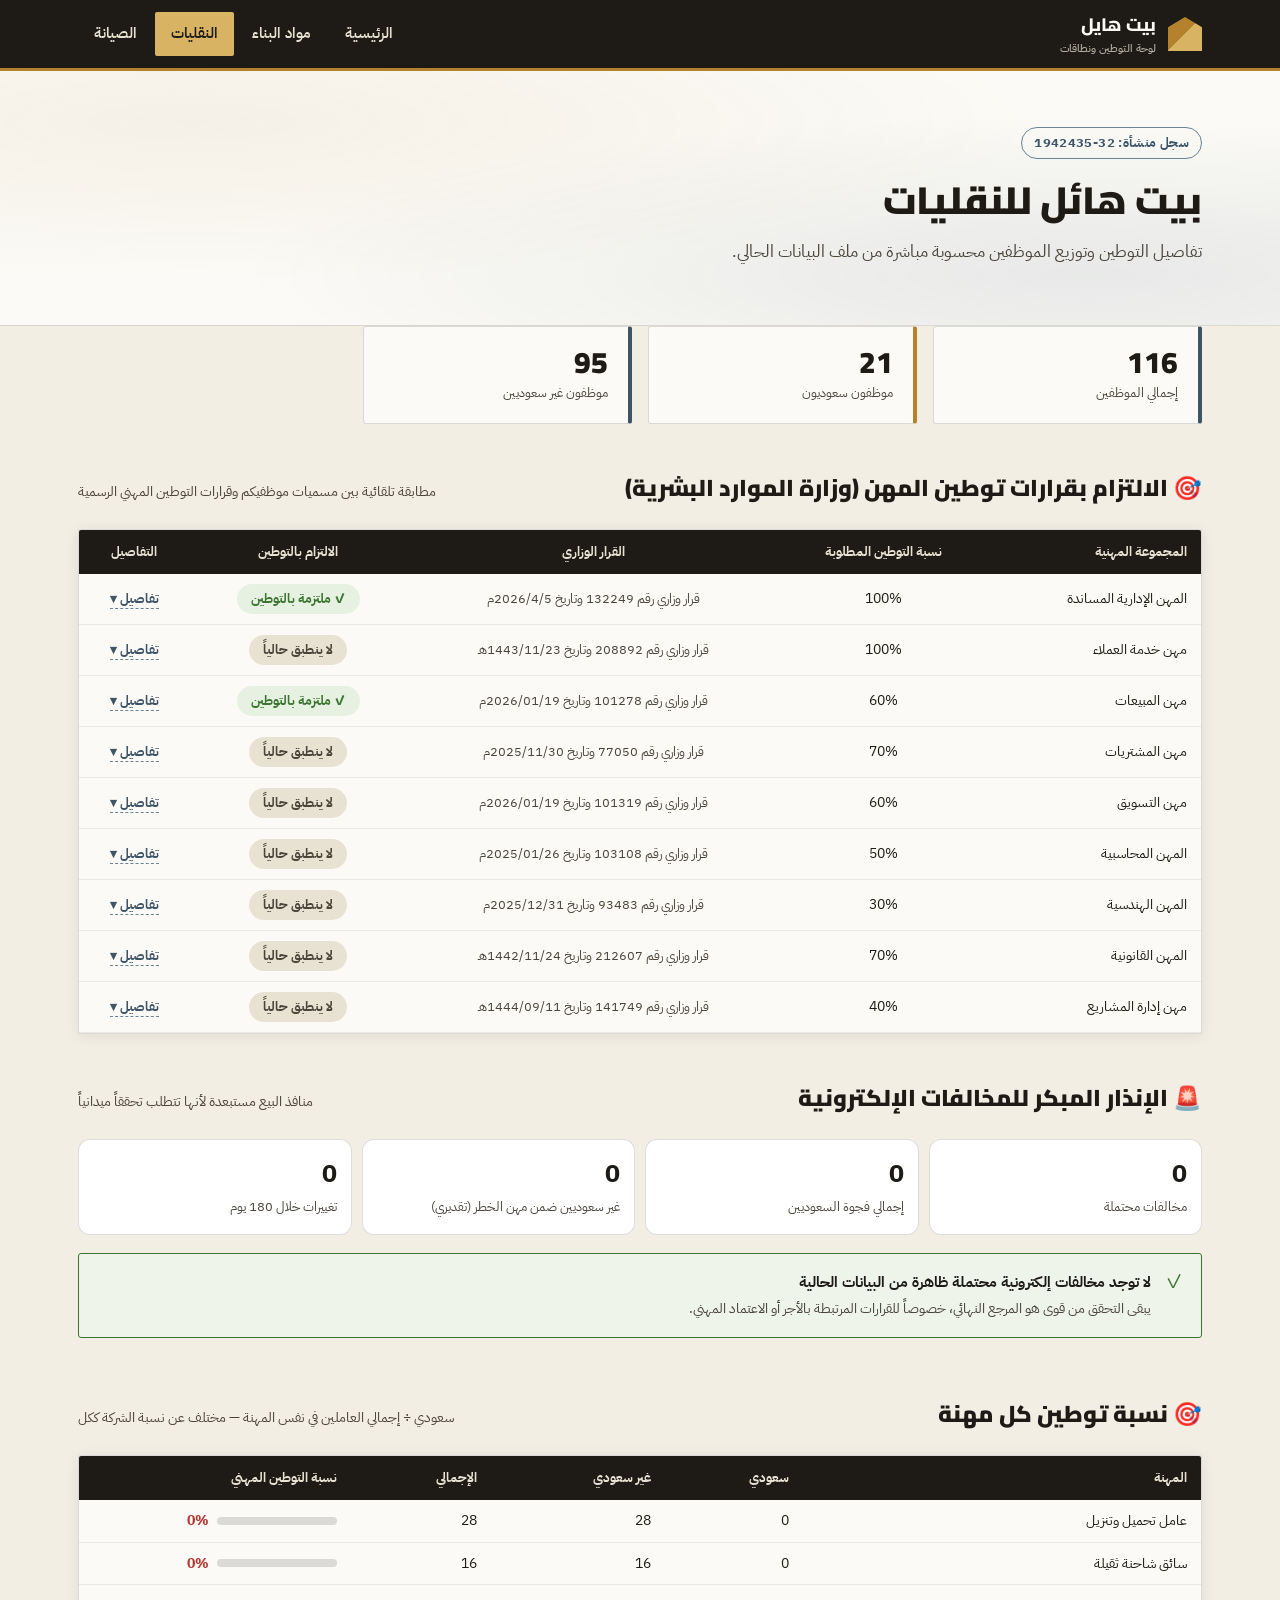
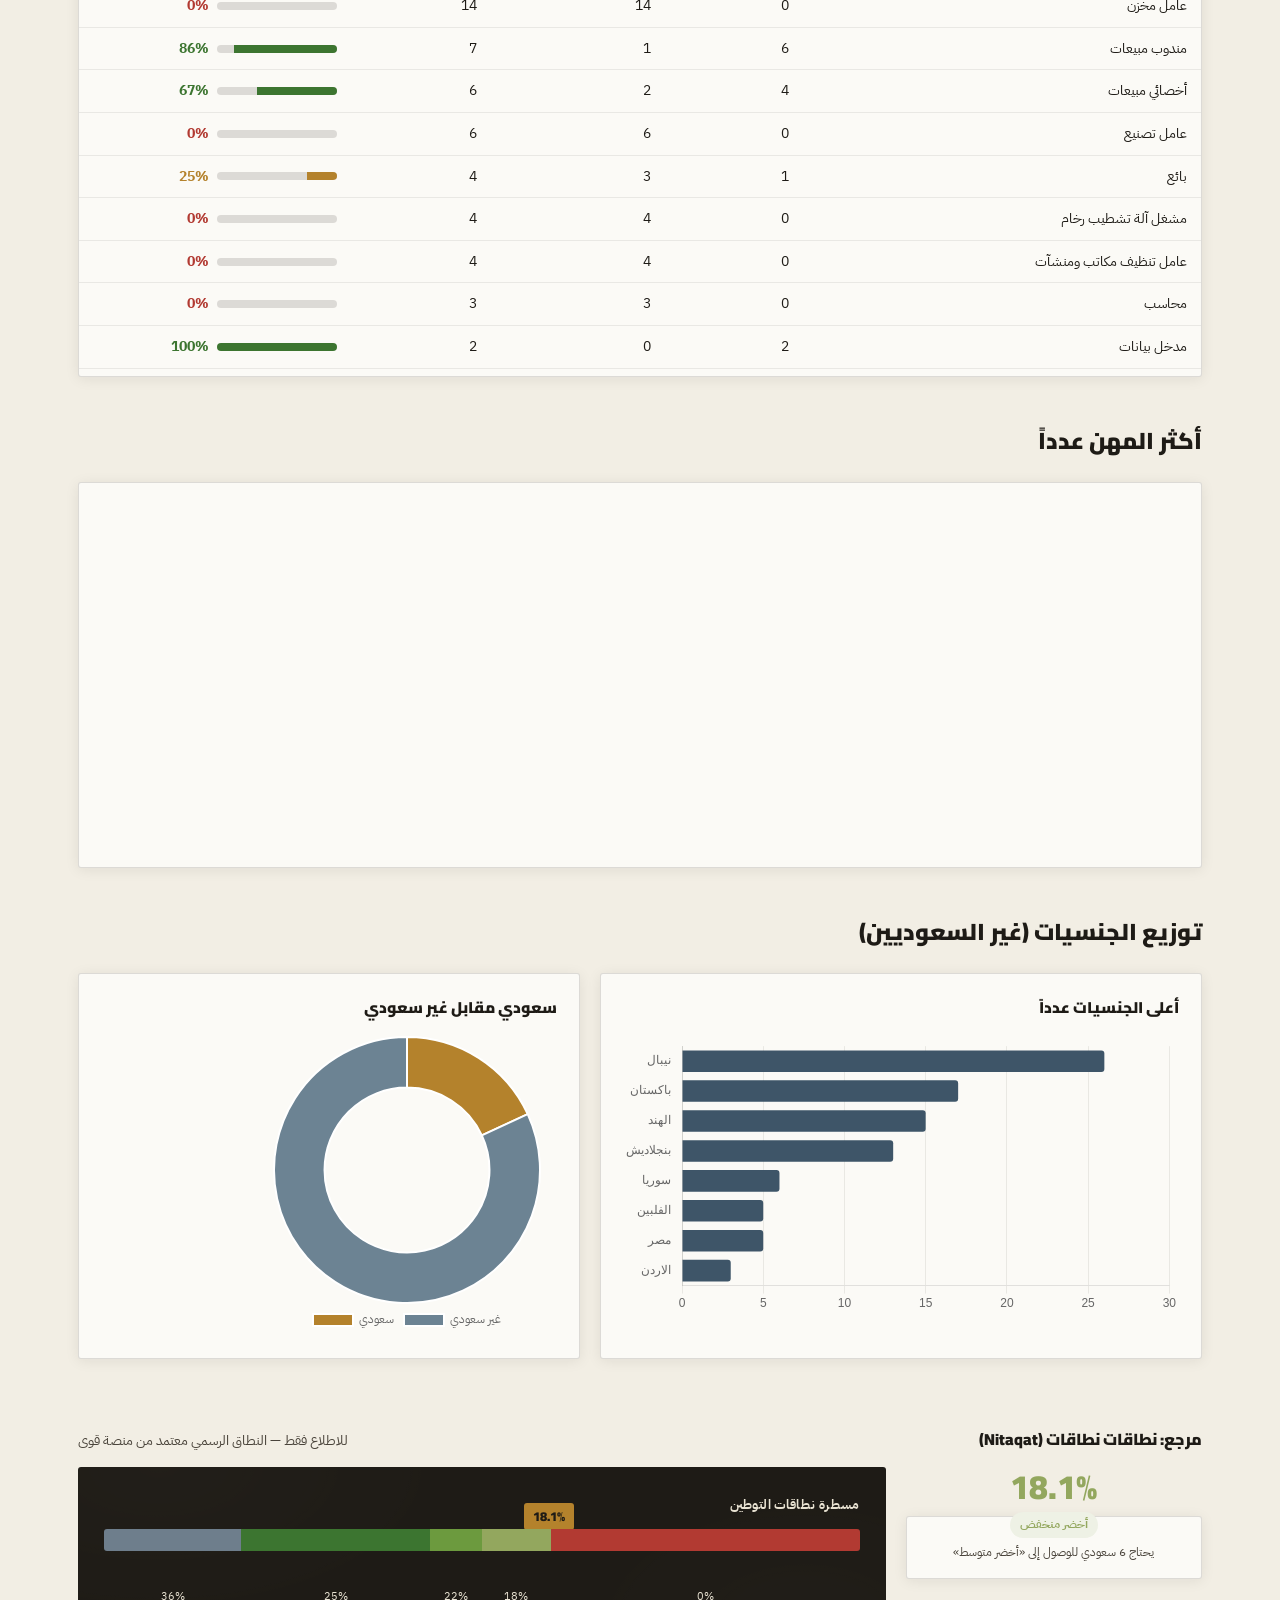
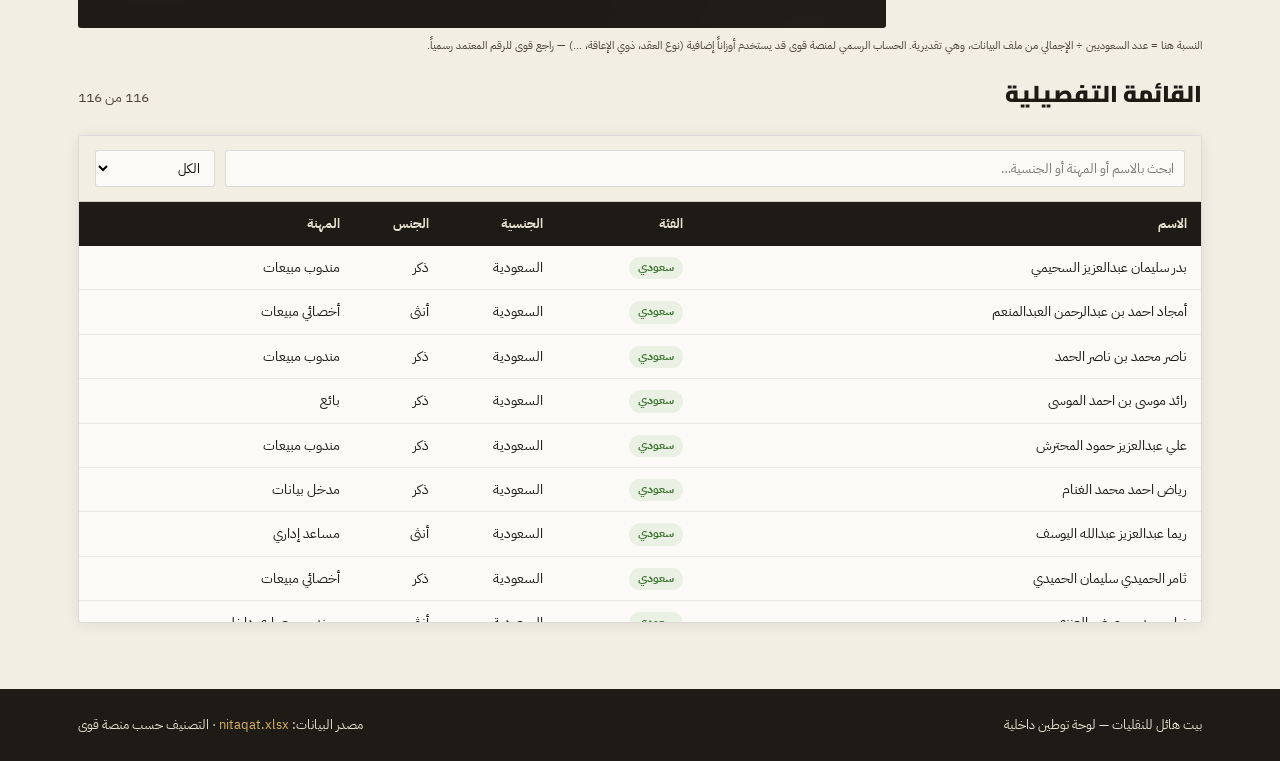
<file: transport.html>
<!DOCTYPE html>
<html lang="ar" dir="rtl">
<head>
<meta charset="UTF-8">
<meta name="viewport" content="width=device-width, initial-scale=1.0">
<title>بيت هائل للنقليات — لوحة التوطين</title>
<link rel="stylesheet" href="assets/style.css">
<script src="assets/vendor/xlsx.full.min.js"></script>
<script src="assets/vendor/chart.umd.js"></script>
</head>
<body>

<header class="topbar">
  <div class="wrap">
    <a class="brand" href="index.html">
      <span class="brand-mark"></span>
      <span>بيت هايل<small>لوحة التوطين ونطاقات</small></span>
    </a>
    <button class="menu-btn" aria-label="القائمة">☰</button>
    <nav class="mainnav">
      <a href="index.html">الرئيسية</a>
      <a href="materials.html">مواد البناء</a>
      <a href="transport.html">النقليات</a>
      <a href="maintenance.html">الصيانة</a>
    </nav>
  </div>
</header>

<section class="hero">
  <div class="wrap">
    <span class="eyebrow">سجل منشأة: 32-1942435</span>
    <h1>بيت هائل للنقليات</h1>
    <p class="lead">تفاصيل التوطين وتوزيع الموظفين محسوبة مباشرة من ملف البيانات الحالي.</p>
  </div>
</section>

<section id="loading" class="wrap">
  <div class="loading-note"><div class="spin"></div>جاري تحميل بيانات بيت هائل للنقليات…</div>
</section>

<div id="content" style="display:none">

<section style="padding-top:0">
  <div class="wrap">
    <div class="stat-grid">
      <div class="stat-box"><div class="v num" id="stat-total"></div><div class="l">إجمالي الموظفين</div></div>
      <div class="stat-box gold"><div class="v num" id="stat-saudi"></div><div class="l">موظفون سعوديون</div></div>
      <div class="stat-box"><div class="v num" id="stat-nonsaudi"></div><div class="l">موظفون غير سعوديين</div></div>
      </div>
  </div>
</section>

<section style="padding-top:0" id="decisions-section">
  <div class="wrap">
    <div class="section-head">
      <h2>🎯 الالتزام بقرارات توطين المهن (وزارة الموارد البشرية)</h2>
      <span class="hint">مطابقة تلقائية بين مسميات موظفيكم وقرارات التوطين المهني الرسمية</span>
    </div>
    <div class="table-card">
      <div class="table-scroll" style="max-height:none;">
        <table class="decisions-table">
          <thead>
            <tr>
              <th>المجموعة المهنية</th>
              <th>نسبة التوطين المطلوبة</th>
              <th>القرار الوزاري</th>
              <th>الالتزام بالتوطين</th>
              <th>التفاصيل</th>
            </tr>
          </thead>
          <tbody id="decisions-table-body"></tbody>
        </table>
      </div>
    </div>
  </div>
</section>

<section style="padding-top:0">
  <div class="wrap">
    <div class="section-head">
      <h2>🎯 نسبة توطين كل مهنة</h2>
      <span class="hint">سعودي ÷ إجمالي العاملين في نفس المهنة — مختلف عن نسبة الشركة ككل</span>
    </div>
    <div class="table-card">
      <div class="table-scroll" style="max-height:520px;">
        <table>
          <thead>
            <tr><th>المهنة</th><th>سعودي</th><th>غير سعودي</th><th>الإجمالي</th><th>نسبة التوطين المهني</th></tr>
          </thead>
          <tbody id="job-loc-body"></tbody>
        </table>
      </div>
    </div>
  </div>
</section>

<section style="padding-top:0">
  <div class="wrap">
    <div class="section-head"><h2>أكثر المهن عدداً</h2></div>
    <div class="chart-card">
      <div class="canvas-wrap" style="height:340px;"><canvas id="chart-jobs"></canvas></div>
    </div>
  </div>
</section>

<section style="padding-top:0">
  <div class="wrap">
    <div class="section-head"><h2>توزيع الجنسيات (غير السعوديين)</h2></div>
    <div class="chart-grid">
      <div class="chart-card">
        <h3>أعلى الجنسيات عدداً</h3>
        <div class="canvas-wrap"><canvas id="chart-nat"></canvas></div>
      </div>
      <div class="chart-card">
        <h3>سعودي مقابل غير سعودي</h3>
        <div class="canvas-wrap"><canvas id="chart-split"></canvas></div>
      </div>
    </div>
  </div>
</section>

<section style="padding-top:22px;padding-bottom:22px;">
  <div class="wrap">
    <div class="section-head" style="margin-bottom:14px;">
      <h2 style="font-size:16px;">مرجع: نطاقات نطاقات (Nitaqat)</h2>
      <span class="hint">للاطلاع فقط — النطاق الرسمي معتمد من منصة قوى</span>
    </div>
    <div class="chart-grid" style="grid-template-columns:.55fr 1.5fr; align-items:center;">
      <div class="gauge-card" style="padding:16px;">
        <div id="gauge-svg" style="transform:scale(.72); margin:-24px 0;"></div>
        <div class="gauge-pct num" id="gauge-pct-label" style="font-size:34px;margin-top:-40px;"></div>
        <div class="gauge-band" id="gauge-band-label" style="font-size:12px;padding:3px 10px;"></div>
        <div class="gauge-sub" id="gauge-sub" style="font-size:11.5px;"></div>
      </div>
      <div id="ruler-container"></div>
    </div>
    <div style="font-size:11px;color:var(--ink-soft);margin-top:10px;line-height:1.5;">النسبة هنا = عدد السعوديين ÷ الإجمالي من ملف البيانات، وهي تقديرية. الحساب الرسمي لمنصة قوى قد يستخدم أوزاناً إضافية (نوع العقد، ذوي الإعاقة، ...) — راجع قوى للرقم المعتمد رسمياً.</div>
  </div>
</section>

<section style="padding-top:0">
  <div class="wrap">
    <div class="section-head"><h2>القائمة التفصيلية</h2><span class="hint" id="table-count"></span></div>
    <div class="table-card">
      <div class="table-controls">
        <input type="text" id="search-box" placeholder="ابحث بالاسم أو المهنة أو الجنسية…">
        <select id="filter-group">
          <option value="all">الكل</option>
          <option value="سعودي">سعودي فقط</option>
          <option value="غير سعودي">غير سعودي فقط</option>
        </select>
      </div>
      <div class="table-scroll">
        <table>
          <thead>
            <tr><th>الاسم</th><th>الفئة</th><th>الجنسية</th><th>الجنس</th><th>المهنة</th></tr>
          </thead>
          <tbody id="table-body"></tbody>
        </table>
      </div>
    </div>
  </div>
</section>

</div>

<footer>
  <div class="wrap">
    <span>بيت هائل للنقليات — لوحة توطين داخلية</span>
    <span>مصدر البيانات: <a href="data/nitaqat.xlsx">nitaqat.xlsx</a> · التصنيف حسب منصة قوى</span>
  </div>
</footer>

<script src="assets/app.js"></script>
<script>
const COMPANY_KEY = 'transport';
let STATS = null;

function safeRun(fn, label){
  try{
    fn();
  }catch(e){
    console.error('فشل عرض: ' + label, e);
  }
}

async function boot(){
  try{
    STATS = await getCompanyStats(COMPANY_KEY);
    document.getElementById('loading').style.display='none';
    document.getElementById('content').style.display='block';
    safeRun(renderGaugeSection, 'العداد');
    safeRun(renderRulerSection, 'مسطرة النطاقات');
    safeRun(renderStats, 'الإحصائيات');
    safeRun(renderCharts, 'الرسوم البيانية');
    safeRun(renderJobLocalization, 'توطين المهن');
    safeRun(renderDecisions, 'قرارات التوطين');
    safeRun(() => renderElectronicRiskPanel(STATS), 'الإنذار المبكر');
    safeRun(() => renderTable(STATS.all), 'القائمة التفصيلية');

    document.getElementById('search-box').addEventListener('input', applyFilters);
    document.getElementById('filter-group').addEventListener('change', applyFilters);
  }catch(e){
    document.getElementById('loading').innerHTML =
      `<div class="alert crit"><span class="ico">⚠</span><div class="body"><strong>تعذر تحميل البيانات</strong><span>${e.message}</span></div></div>`;
    console.error(e);
  }
}

function renderGaugeSection(){
  const svg = document.getElementById('gauge-svg');
  renderGauge(svg, STATS.pct, STATS.band, STATS.cfg.scaleCap);
  document.getElementById('gauge-pct-label').textContent = STATS.pct.toFixed(1) + '%';
  document.getElementById('gauge-pct-label').style.color = cssColor(STATS.band.color);
  const bandLabel = document.getElementById('gauge-band-label');
  bandLabel.textContent = STATS.band.name;
  bandLabel.style.background = `color-mix(in srgb, ${cssColor(STATS.band.color)} 16%, white)`;
  bandLabel.style.color = cssColor(STATS.band.color);
  document.getElementById('gauge-sub').textContent = STATS.nextBand
    ? `يحتاج ${STATS.neededForNext} سعودي للوصول إلى «${STATS.nextBand.name}»`
    : 'أعلى نطاق ممكن';
}

function renderRulerSection(){
  renderRuler(document.getElementById('ruler-container'), STATS.cfg.bands, STATS.pct, STATS.cfg.scaleCap);
}

function renderStats(){
  document.getElementById('stat-total').textContent = STATS.total;
  document.getElementById('stat-saudi').textContent = STATS.saudiCount;
  document.getElementById('stat-nonsaudi').textContent = STATS.nonSaudiCount;
}

function renderCharts(){
  if(typeof Chart === 'undefined'){
    ['chart-nat','chart-split','chart-jobs'].forEach(id=>{
      const el = document.getElementById(id);
      if(el && el.parentElement){
        el.parentElement.innerHTML = '<div style="padding:30px;text-align:center;color:var(--ink-soft);font-size:13px;">تعذر تحميل مكتبة الرسوم البيانية محلياً. تأكد من رفع مجلد assets/vendor كاملاً (بما فيه chart.umd.js) للمستودع. باقي بيانات الصفحة (الجداول والنسب) تعمل بشكل طبيعي.</div>';
      }
    });
    return;
  }
  const natEntries = topEntries(STATS.natCounts, 8);
  new Chart(document.getElementById('chart-nat'), {
    type: 'bar',
    data: {
      labels: natEntries.map(e=>e[0]),
      datasets: [{ data: natEntries.map(e=>e[1]), backgroundColor: cssColor('var(--steel)'), borderRadius: 3 }]
    },
    options: {
      indexAxis: 'y',
      plugins: { legend: { display:false } },
      scales: { x: { grid:{color: cssColor('var(--line-soft)')} }, y: { grid:{display:false} } }
    }
  });

  new Chart(document.getElementById('chart-split'), {
    type: 'doughnut',
    data: {
      labels: ['سعودي', 'غير سعودي'],
      datasets: [{ data: [STATS.saudiCount, STATS.nonSaudiCount], backgroundColor: [cssColor('var(--vein)'), cssColor('var(--steel-dim)')] }]
    },
    options: { plugins: { legend: { position:'bottom', labels:{ font:{family:"'IBM Plex Sans Arabic'"} } } }, cutout:'62%' }
  });

  const jobEntries = topEntries(STATS.jobCounts, 10);
  new Chart(document.getElementById('chart-jobs'), {
    type: 'bar',
    data: {
      labels: jobEntries.map(e=>e[0]),
      datasets: [{ data: jobEntries.map(e=>e[1]), backgroundColor: cssColor('var(--vein)'), borderRadius: 3 }]
    },
    options: {
      plugins: { legend:{display:false} },
      scales: { y:{ grid:{color: cssColor('var(--line-soft)')}, beginAtZero:true, ticks:{stepSize:1} }, x:{ grid:{display:false}, ticks:{ autoSkip:false, maxRotation:40, minRotation:20 } } }
    }
  });
}

function renderDecisions(){
  // تم استبعاد قرارات منافذ البيع من لوحة المخالفات الإلكترونية لأنها تتطلب تحققاً ميدانياً.
  const tbody = document.getElementById('decisions-table-body');
  tbody.innerHTML = PROFESSION_DECISIONS.map((d, i) => {
    const r = getDecisionDisplay(STATS, d, WORKBOOK);
    let pillHtml;
    const st = getDecisionStatus(r);
    if(st.key==='critical') pillHtml = `<span class="pill gap">🔴 تحتاج ${r.gap} سعودي</span>`;
    else if(st.key==='review') pillHtml = `<span class="pill gap">⚠ تدقيق أرقام قوى</span>`;
    else if(st.key==='ok') pillHtml = `<span class="pill compliant">✓ ملتزمة بالتوطين</span>`;
    else if(st.key==='upcoming') pillHtml = `<span class="pill na">⏳ التزام قادم</span>`;
    else pillHtml = `<span class="pill na">لا ينطبق حالياً</span>`;
    const sourceTag = r.isOfficial
      ? `<span style="display:inline-block;margin-inline-start:6px;font-size:10.5px;font-weight:700;color:var(--band-high);background:#E7F1E1;padding:2px 8px;border-radius:10px;">رقم معتمد من قوى</span>`
      : `<span style="display:inline-block;margin-inline-start:6px;font-size:10.5px;font-weight:700;color:var(--vein);background:#FBF3E3;padding:2px 8px;border-radius:10px;">تقدير تلقائي</span>`;

    const remaining = r.applicable ? Math.max(0, r.requiredCount - r.saudiMatched) : 0;

    const detailBox = `
      <div class="detail-meta">
        <div><b>المنشأة:</b> ${STATS.cfg.name} (${STATS.cfg.id})</div>
        <div><b>المجموعة المهنية:</b> ${d.title} — <b>القرار:</b> ${d.decree}</div>
        <div><b>سريان الإلزام:</b> ${d.effective}${d.note ? ' — ' + d.note : ''}</div><div><b>النسبة المطبقة اليوم:</b> ${r.rule.pct}%</div>
        <div style="margin-top:6px;">${sourceTag}</div>
        ${r.futureMatchedCount ? `<div style="margin-top:6px;color:var(--steel);"><b>التزام قادم:</b> ${r.futureMatchedCount} موظف في مهن لم يبدأ تطبيقها بعد (${r.futureJobsFound.join('، ')}).</div>` : ''}
        ${r.isOfficial
          ? `<div style="margin-top:6px;">${r.officialNote ? '<b>ملاحظة:</b> ' + r.officialNote : 'هذا الرقم مُدخل يدوياً من صفحة توطين المهن في قوى، وهو المرجع المعتمد.'}</div>`
          : `<div style="margin-top:6px;"><b>المهن المطابقة تلقائياً في ملفكم (تقديرية):</b> ${r.jobsFound.length ? r.jobsFound.join('، ') : 'لا توجد مهن مطابقة حالياً'}. قد تختلف عن رمز المهنة الرسمي المسجل بالتأمينات — للدقة أدخل الرقم الرسمي في ورقة "ارقام_قوى_الرسمية" بملف الإكسل.</div>`
        }
      </div>
      <div class="detail-mini-grid">
        <div class="detail-mini"><div class="v num">${r.totalMatched}</div><div class="l">إجمالي العاملين بالمهنة</div></div>
        <div class="detail-mini"><div class="v num">${r.saudiMatched}</div><div class="l">سعوديون حالياً</div></div>
        <div class="detail-mini"><div class="v num">${r.nonSaudiMatched}</div><div class="l">غير سعوديين</div></div>
        <div class="detail-mini"><div class="v num">${r.requiredCount}</div><div class="l">عدد السعوديين المطلوب</div></div>
        <div class="detail-mini"><div class="v num">${r.saudiMatched}</div><div class="l">عدد السعوديين الفعلي</div></div>
        <div class="detail-mini"><div class="v num" style="color:${remaining>0?'var(--band-red)':'var(--band-high)'}">${remaining}</div><div class="l">عدد السعوديين المتبقي</div></div>
      </div>`;

    return `
      <tr>
        <td>${d.title}</td>
        <td class="num">${r.rule.pct}%</td>
        <td style="color:var(--ink-soft);font-size:12.5px;">${d.decree}</td>
        <td>${pillHtml}</td>
        <td><span class="detail-link" onclick="toggleDecisionDetail(${i})">تفاصيل ▾</span></td>
      </tr>
      <tr class="decision-detail-row" id="decision-detail-row-${i}" style="display:none;">
        <td colspan="5">
          <div class="decision-detail-box open" id="decision-detail-${i}">${detailBox}</div>
        </td>
      </tr>`;
  }).join('');
}

function toggleDecisionDetail(i){
  const row = document.getElementById('decision-detail-row-' + i);
  if(!row) return;
  row.style.display = row.style.display === 'none' ? 'table-row' : 'none';
}

function renderJobLocalization(){
  const tbody = document.getElementById('job-loc-body');
  tbody.innerHTML = STATS.jobLocalization.map(j => {
    let color = 'var(--band-red)';
    if(j.pct >= 50) color = 'var(--band-high)';
    else if(j.pct >= 25) color = 'var(--vein)';
    return `
      <tr>
        <td>${j.job}</td>
        <td class="num">${j.saudi}</td>
        <td class="num">${j.nonSaudi}</td>
        <td class="num">${j.total}</td>
        <td>
          <div style="display:flex;align-items:center;gap:8px;">
            <div style="flex:1;max-width:120px;height:8px;background:var(--line);border-radius:4px;overflow:hidden;">
              <div style="width:${j.pct}%;height:100%;background:${color};"></div>
            </div>
            <span class="num" style="font-weight:700;color:${color};min-width:44px;">${j.pct.toFixed(0)}%</span>
          </div>
        </td>
      </tr>`;
  }).join('');
}

function renderTable(rows){
  const tbody = document.getElementById('table-body');
  tbody.innerHTML = rows.map(p => `
    <tr>
      <td>${p.name || '—'}</td>
      <td><span class="tag ${p.group==='سعودي'?'saudi':'nonsaudi'}">${p.group}</span></td>
      <td>${p.nationality || '—'}</td>
      <td>${p.gender || '—'}</td>
      <td>${p.job || '—'}</td>
    </tr>
  `).join('');
  document.getElementById('table-count').textContent = `${rows.length} من ${STATS.all.length}`;
}

function applyFilters(){
  const q = document.getElementById('search-box').value.trim();
  const grp = document.getElementById('filter-group').value;
  let rows = STATS.all;
  if(grp !== 'all') rows = rows.filter(r => r.group === grp);
  if(q) rows = rows.filter(r => (r.name+r.job+r.nationality).includes(q));
  renderTable(rows);
}

boot();
</script>
</body>
</html>
</file>
<file: assets/style.css>
/* ============================================================
   بيت هايل — لوحة التوطين
   هوية بصرية: رخام + فولاذ + عرق نحاسي (مستوحاة من مواد البناء)
   ============================================================ */

@import url('https://fonts.googleapis.com/css2?family=Cairo:wght@700;800;900&family=IBM+Plex+Sans+Arabic:wght@400;500;600;700&display=swap');

:root{
  /* ألوان أساسية */
  --stone:      #F2EEE4;   /* خلفية حجر جيري دافئة */
  --stone-dim:  #E8E2D2;
  --paper:      #FBFAF6;
  --ink:        #1E1B16;   /* أسود فحمي */
  --ink-soft:   #4A443B;
  --steel:      #3E5568;   /* أزرق فولاذي */
  --steel-dim:  #6C8393;
  --vein:       #B4822C;   /* عرق نحاسي/ذهبي */
  --vein-dim:   #D8B364;
  --line:       rgba(30,27,22,.14);
  --line-soft:  rgba(30,27,22,.08);

  /* ألوان نطاقات نطاقات (متوافقة مع منصة قوى) */
  --band-red:   #B23A32;
  --band-low:   #93A75E;
  --band-mid:   #6C9A3E;
  --band-high:  #3C7530;
  --band-plat:  #6E7E8C;

  --shadow: 0 2px 14px rgba(30,27,22,.08);
  --radius: 3px;
}

*{box-sizing:border-box;}
html{scroll-behavior:smooth;}
body{
  margin:0;
  background:var(--stone);
  color:var(--ink);
  font-family:'IBM Plex Sans Arabic', sans-serif;
  direction:rtl;
  line-height:1.6;
  -webkit-font-smoothing:antialiased;
}
h1,h2,h3,h4{
  font-family:'Cairo', sans-serif;
  font-weight:900;
  margin:0;
  color:var(--ink);
}
.num{ font-variant-numeric: tabular-nums; }
a{color:inherit;}
img{max-width:100%;display:block;}

.wrap{max-width:1180px;margin:0 auto;padding:0 28px;}

/* ---------- شريط علوي ---------- */
.topbar{
  position:sticky; top:0; z-index:50;
  background:var(--ink);
  border-bottom:3px solid var(--vein);
}
.topbar .wrap{
  display:flex; align-items:center; justify-content:space-between;
  height:68px;
}
.brand{
  display:flex; align-items:center; gap:12px;
  font-family:'Cairo',sans-serif; font-weight:800; font-size:18px;
  color:var(--paper); text-decoration:none;
}
.brand-mark{
  width:34px;height:34px; flex:0 0 auto;
  background:
    linear-gradient(135deg, var(--vein) 0 50%, var(--vein-dim) 50% 100%);
  clip-path: polygon(0 100%, 0 30%, 50% 0, 100% 30%, 100% 100%);
}
.brand small{display:block; font-weight:500; font-size:11px; color:var(--stone-dim); opacity:.75; font-family:'IBM Plex Sans Arabic';}

nav.mainnav{display:flex; gap:2px;}
nav.mainnav a{
  padding:10px 16px; font-size:14.5px; font-weight:600;
  color:var(--stone-dim); text-decoration:none; border-radius:2px;
  transition:.15s;
}
nav.mainnav a:hover{color:var(--paper); background:rgba(255,255,255,.06);}
nav.mainnav a.active{color:var(--ink); background:var(--vein-dim);}

@media(max-width:760px){
  nav.mainnav{position:fixed; inset:68px 0 auto 0; background:var(--ink); flex-direction:column; padding:8px; display:none; border-bottom:2px solid var(--vein);}
  nav.mainnav.open{display:flex;}
  .menu-btn{display:block !important;}
}
.menu-btn{
  display:none; background:none; border:1px solid var(--stone-dim); color:var(--stone-dim);
  width:38px;height:38px;border-radius:3px; font-size:18px; cursor:pointer;
}

/* ---------- هيرو ---------- */
.hero{
  position:relative; overflow:hidden;
  padding:56px 0 44px;
  background:
    radial-gradient(ellipse at 15% 20%, rgba(180,130,44,.08), transparent 55%),
    radial-gradient(ellipse at 85% 80%, rgba(62,85,104,.10), transparent 55%),
    var(--paper);
  border-bottom:1px solid var(--line);
}
.hero .eyebrow{
  display:inline-flex; align-items:center; gap:8px;
  font-size:12.5px; font-weight:700; letter-spacing:.03em;
  color:var(--steel); text-transform:uppercase;
  padding:5px 12px; border:1px solid var(--steel-dim); border-radius:20px;
  margin-bottom:18px;
}
.hero h1{font-size:38px; line-height:1.25; max-width:820px;}
.hero p.lead{font-size:16.5px; color:var(--ink-soft); max-width:640px; margin-top:14px;}
@media(max-width:640px){.hero h1{font-size:28px;}}

/* ---------- شرائط تنبيه ---------- */
.alert{
  display:flex; gap:14px; align-items:flex-start;
  padding:16px 18px; border-radius:var(--radius);
  border:1px solid; margin-bottom:12px; background:var(--paper);
}
.alert .ico{font-size:20px; line-height:1; flex:0 0 auto; margin-top:1px;}
.alert .body strong{display:block; font-size:15px; margin-bottom:2px;}
.alert .body span{font-size:13.5px; color:var(--ink-soft);}
.alert.crit{border-color:var(--band-red); background:#FBEEEC;}
.alert.crit .ico{color:var(--band-red);}
.alert.warn{border-color:var(--vein); background:#FBF3E3;}
.alert.warn .ico{color:var(--vein);}
.alert.ok{border-color:var(--band-high); background:#EEF4EA;}
.alert.ok .ico{color:var(--band-high);}
.alert.info{border-color:var(--steel-dim); background:#EEF2F4;}
.alert.info .ico{color:var(--steel);}

/* ---------- قسم عام ---------- */
section{padding:46px 0;}
.section-head{display:flex; align-items:baseline; justify-content:space-between; gap:16px; margin-bottom:22px; flex-wrap:wrap;}
.section-head h2{font-size:23px;}
.section-head .hint{font-size:13.5px; color:var(--ink-soft);}
.divider{height:1px; background:var(--line); margin:0;}
.divider.thick{height:3px; background:linear-gradient(90deg, var(--vein), transparent 70%);}

/* ---------- بطاقات الشركات (الرئيسية) ---------- */
.company-grid{display:grid; grid-template-columns:repeat(3,1fr); gap:20px;}
@media(max-width:900px){.company-grid{grid-template-columns:1fr;}}
.co-card{
  background:var(--paper); border:1px solid var(--line); border-radius:var(--radius);
  padding:24px; box-shadow:var(--shadow); text-decoration:none; color:inherit;
  display:flex; flex-direction:column; gap:16px;
  transition:.18s transform, .18s box-shadow;
  border-top:4px solid var(--band-plat);
}
.co-card:hover{transform:translateY(-3px); box-shadow:0 10px 26px rgba(30,27,22,.13);}
.co-card .co-name{font-size:17.5px; font-weight:800; font-family:'Cairo';}
.co-card .co-id{font-size:12px; color:var(--ink-soft); font-variant-numeric:tabular-nums;}
.co-card .co-pct{font-size:44px; font-weight:900; font-family:'Cairo'; line-height:1;}
.co-card .co-band-label{
  display:inline-flex; align-items:center; gap:6px; font-size:12.5px; font-weight:700;
  padding:4px 10px; border-radius:20px; width:fit-content;
}
.co-card .dot{width:8px;height:8px;border-radius:50%;}
.co-card .co-counts{display:flex; gap:18px; font-size:12.5px; color:var(--ink-soft); border-top:1px dashed var(--line); padding-top:12px;}
.co-card .co-counts b{display:block; font-size:15px; color:var(--ink); font-family:'IBM Plex Sans Arabic';}
.co-card .cta{font-size:13px; font-weight:700; color:var(--steel); margin-top:-4px;}

/* ---------- مقياس/مسطرة النطاق (العنصر المميز) ---------- */
.ruler-wrap{
  background:var(--ink); border-radius:var(--radius); padding:28px 26px 22px;
  position:relative; overflow:hidden;
}
.ruler-wrap::before{
  content:''; position:absolute; inset:0; opacity:.5; mix-blend-mode:soft-light;
  background:
    radial-gradient(ellipse 500px 260px at 10% 0%, rgba(255,255,255,.14), transparent 60%),
    radial-gradient(ellipse 400px 240px at 90% 100%, rgba(255,255,255,.10), transparent 60%);
}
.ruler-title{color:var(--stone-dim); font-size:12.5px; font-weight:700; letter-spacing:.03em; margin-bottom:14px; position:relative;}
.ruler-track{position:relative; height:54px;}
.ruler-segments{display:flex; height:22px; border-radius:3px; overflow:hidden; position:relative;}
.ruler-segments .seg{position:relative; display:flex; align-items:center; justify-content:center;}
.ruler-labels{display:flex; margin-top:6px; position:relative;}
.ruler-labels .lab{font-size:10.5px; color:var(--stone-dim); text-align:center; font-variant-numeric:tabular-nums;}
.ruler-pointer{
  position:absolute; top:-26px; transform:translateX(50%);
  display:flex; flex-direction:column; align-items:center; gap:2px;
  transition:right .5s cubic-bezier(.2,.8,.2,1);
}
.ruler-pointer .flag{
  background:var(--vein); color:var(--ink); font-family:'Cairo'; font-weight:900; font-size:13px;
  padding:3px 9px; border-radius:3px; white-space:nowrap;
}
.ruler-pointer .stem{width:2px; height:14px; background:var(--vein);}

/* ---------- عداد كبير (Gauge) ---------- */
.gauge-card{
  background:var(--paper); border:1px solid var(--line); border-radius:var(--radius);
  padding:30px; box-shadow:var(--shadow);
  display:flex; flex-direction:column; align-items:center; text-align:center;
}
.gauge-pct{font-family:'Cairo'; font-weight:900; font-size:56px; line-height:1; margin-top:-58px;}
.gauge-band{
  display:inline-flex; align-items:center; gap:8px; font-weight:700; font-size:14px;
  margin-top:8px; padding:5px 14px; border-radius:20px;
}
.gauge-sub{font-size:13px; color:var(--ink-soft); margin-top:6px;}

/* ---------- شبكة إحصائيات ---------- */
.stat-grid{display:grid; grid-template-columns:repeat(4,1fr); gap:16px;}
@media(max-width:860px){.stat-grid{grid-template-columns:repeat(2,1fr);}}
.stat-box{background:var(--paper); border:1px solid var(--line); border-radius:var(--radius); padding:20px; border-inline-start:4px solid var(--steel);}
.stat-box .v{font-family:'Cairo'; font-weight:900; font-size:30px; line-height:1;}
.stat-box .l{font-size:12.5px; color:var(--ink-soft); margin-top:6px;}
.stat-box.gold{border-inline-start-color:var(--vein);}
.stat-box.red{border-inline-start-color:var(--band-red);}
.stat-box.green{border-inline-start-color:var(--band-high);}

/* ---------- شبكة رسوم بيانية ---------- */
.chart-grid{display:grid; grid-template-columns:1.2fr 1fr; gap:20px;}
@media(max-width:900px){.chart-grid{grid-template-columns:1fr;}}
.chart-card{background:var(--paper); border:1px solid var(--line); border-radius:var(--radius); padding:22px; box-shadow:var(--shadow);}
.chart-card h3{font-size:15.5px; margin-bottom:16px;}
.chart-card .canvas-wrap{position:relative; height:300px;}

/* ---------- جدول ---------- */
.table-card{background:var(--paper); border:1px solid var(--line); border-radius:var(--radius); overflow:hidden; box-shadow:var(--shadow);}
table{width:100%; border-collapse:collapse; font-size:13.5px;}
thead th{
  background:var(--ink); color:var(--stone-dim); text-align:right; padding:12px 14px;
  font-weight:700; font-size:12.5px; position:sticky; top:0;
}
tbody td{padding:10px 14px; border-bottom:1px solid var(--line-soft);}
tbody tr:hover{background:var(--stone);}
.tag{display:inline-block; padding:2px 9px; border-radius:20px; font-size:11.5px; font-weight:700;}
.tag.saudi{background:#EAF1E4; color:var(--band-high);}
.tag.nonsaudi{background:#EEF2F4; color:var(--steel);}
.table-controls{display:flex; gap:10px; padding:14px 16px; border-bottom:1px solid var(--line); background:var(--stone);}
.table-controls input, .table-controls select{
  font-family:inherit; font-size:13px; padding:7px 10px; border:1px solid var(--line); border-radius:3px; background:var(--paper);
}
.table-controls input{flex:1;}
.table-scroll{max-height:420px; overflow:auto;}

/* ---------- توجيهات ---------- */
.guide-grid{display:grid; grid-template-columns:repeat(3,1fr); gap:16px;}
@media(max-width:860px){.guide-grid{grid-template-columns:1fr;}}
.guide-card{background:var(--paper); border:1px solid var(--line); border-radius:var(--radius); padding:20px;}
.guide-card .n{font-family:'Cairo'; font-weight:900; color:var(--vein); font-size:13px; margin-bottom:8px;}
.guide-card h4{font-size:15px; margin-bottom:6px;}
.guide-card p{font-size:13.5px; color:var(--ink-soft); margin:0;}

/* ---------- فوتر ---------- */
footer{background:var(--ink); color:var(--stone-dim); padding:26px 0; margin-top:20px;}
footer .wrap{display:flex; justify-content:space-between; align-items:center; flex-wrap:wrap; gap:10px; font-size:12.5px;}
footer a{color:var(--vein-dim); text-decoration:none;}

.loading-note{padding:60px 0; text-align:center; color:var(--ink-soft); font-size:14px;}
.spin{
  width:26px;height:26px; border:3px solid var(--line); border-top-color:var(--vein); border-radius:50%;
  margin:0 auto 14px; animation:sp 0.8s linear infinite;
}
@keyframes sp{to{transform:rotate(360deg);}}

/* ---------- جدول قرارات التوطين (بنفس شكل قوى) ---------- */
.decisions-table th, .decisions-table td{text-align:center;}
.decisions-table th:first-child, .decisions-table td:first-child{text-align:right;}
.pill{
  display:inline-block; padding:5px 14px; border-radius:20px; font-size:12.5px; font-weight:700;
  background:var(--stone-dim); color:var(--ink-soft);
}
.pill.compliant{background:#E7F1E1; color:var(--band-high);}
.pill.gap{background:#FBEAE8; color:var(--band-red);}
.pill.na{background:var(--stone-dim); color:var(--ink-soft);}
.detail-link{
  color:var(--steel); font-weight:700; font-size:13px; text-decoration:none; cursor:pointer;
  border-bottom:1px dashed var(--steel-dim);
}
.detail-link:hover{color:var(--vein);}
.decision-detail-row td{background:var(--stone); padding:0;}
.decision-detail-box{padding:20px 22px; display:none;}
.decision-detail-box.open{display:block;}
.detail-mini-grid{display:grid; grid-template-columns:repeat(3,1fr); gap:14px; margin-top:12px;}
.detail-mini{background:var(--paper); border:1px solid var(--line); border-radius:var(--radius); padding:14px; text-align:center;}
.detail-mini .v{font-family:'Cairo'; font-weight:900; font-size:22px;}
.detail-mini .l{font-size:11.5px; color:var(--ink-soft); margin-top:4px;}
.detail-meta{font-size:12.5px; color:var(--ink-soft); line-height:1.8;}
.detail-meta b{color:var(--ink); font-weight:700;}
.legend-row{display:flex; flex-wrap:wrap; gap:14px; margin-top:14px;}
.legend-item{display:flex; align-items:center; gap:6px; font-size:12px; color:var(--ink-soft);}
.legend-dot{width:9px;height:9px;border-radius:2px;}
</file>
